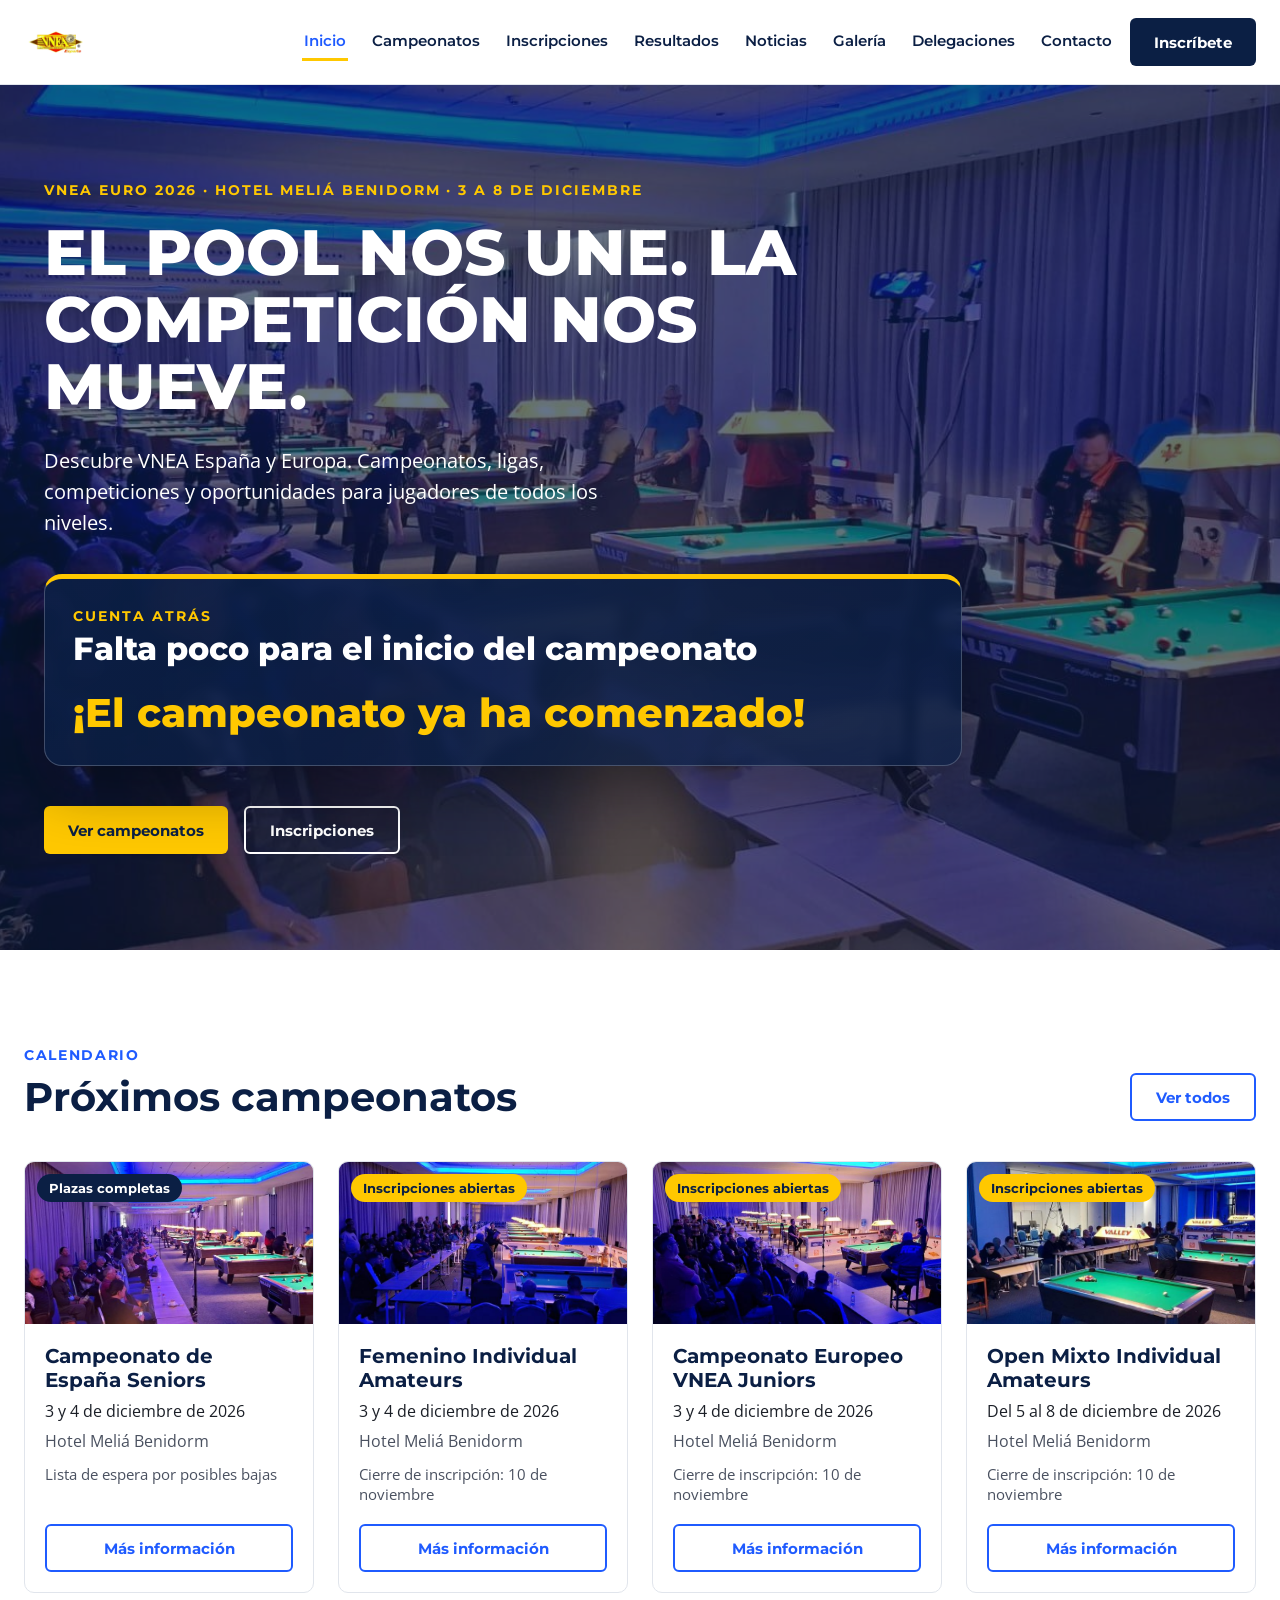
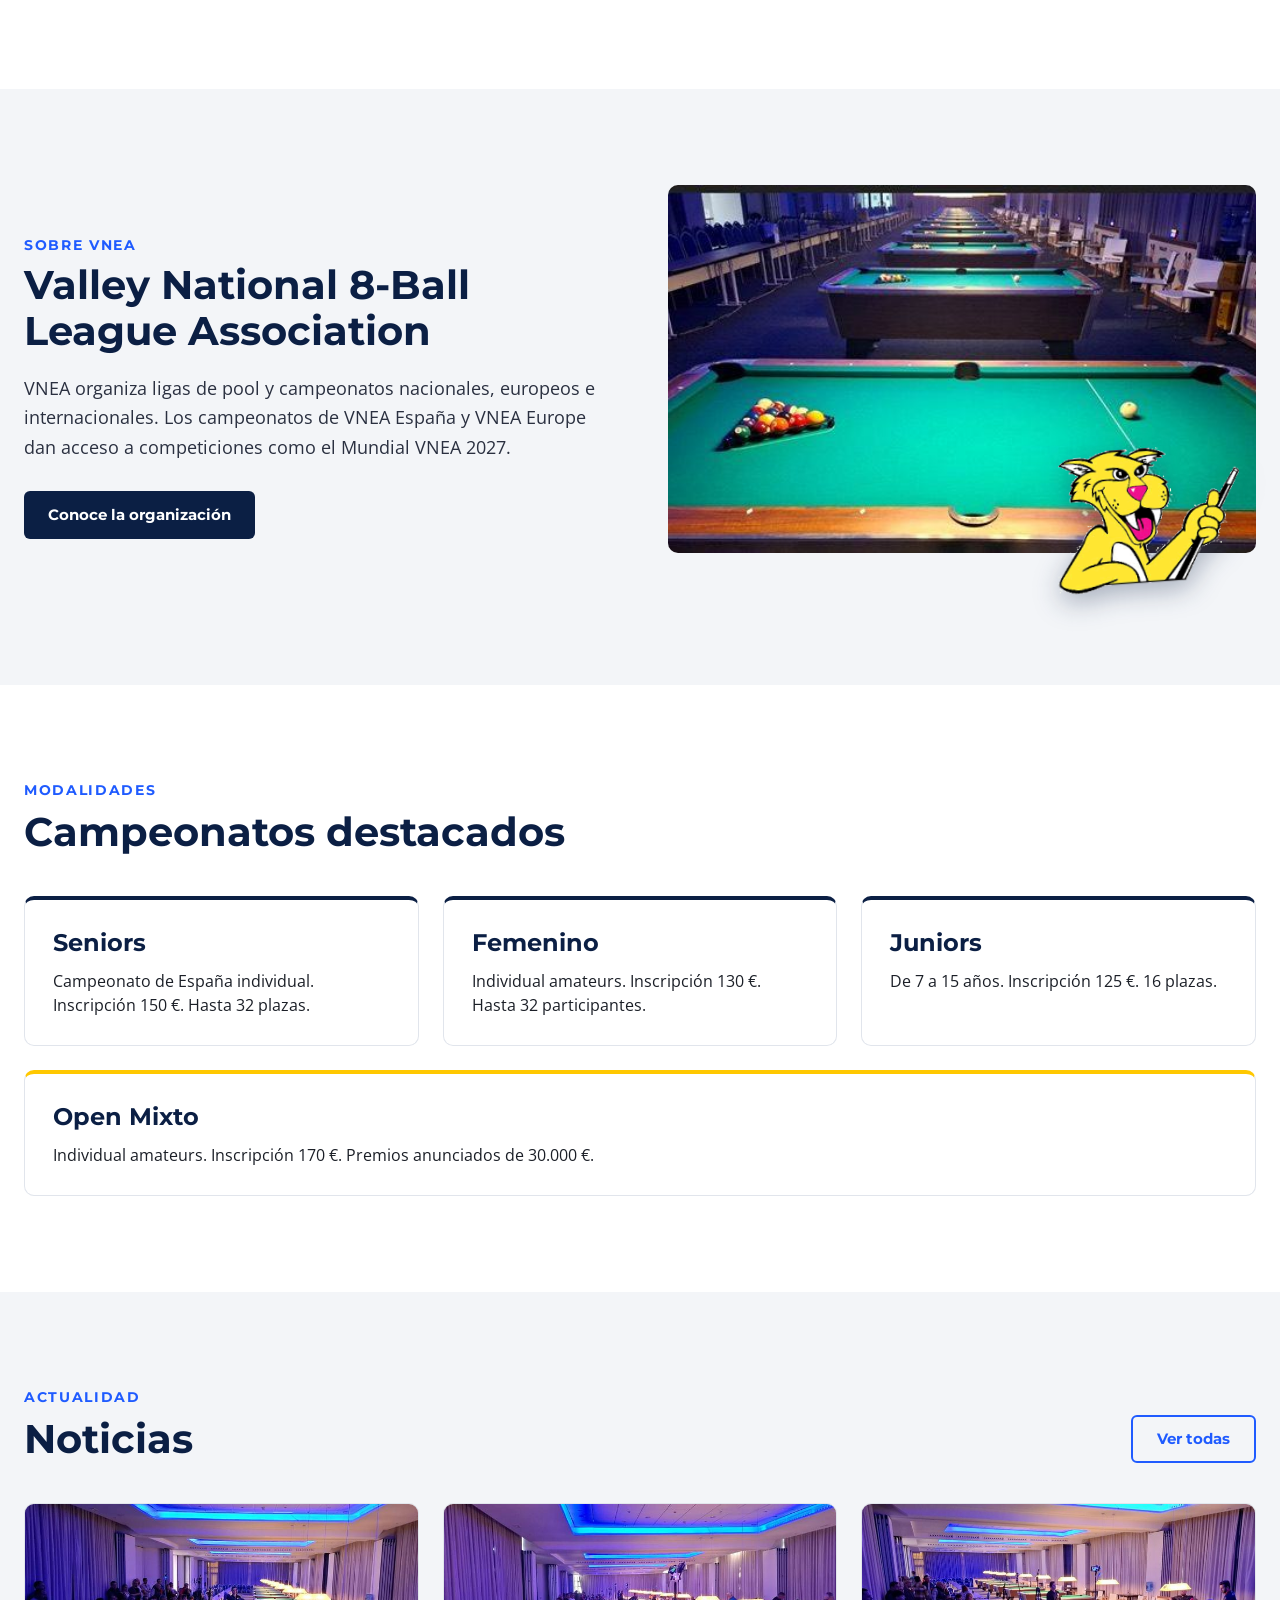
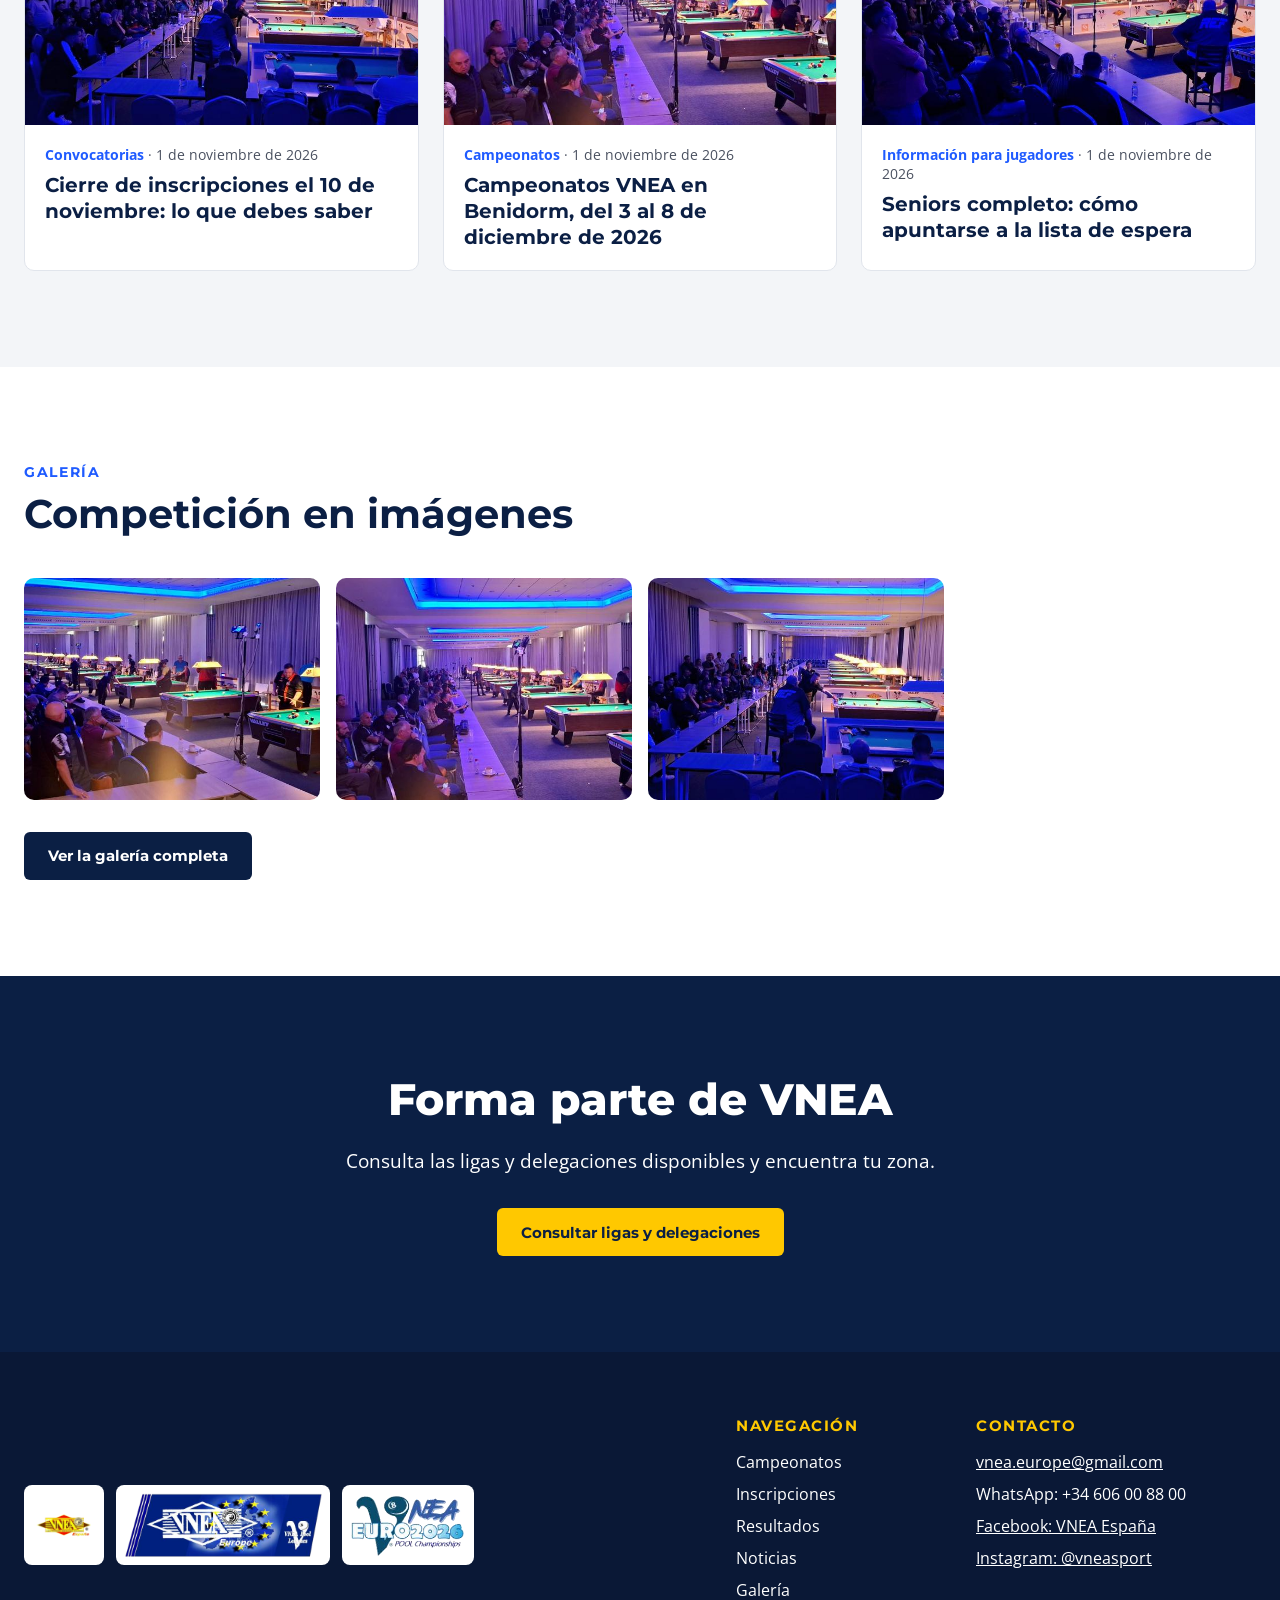
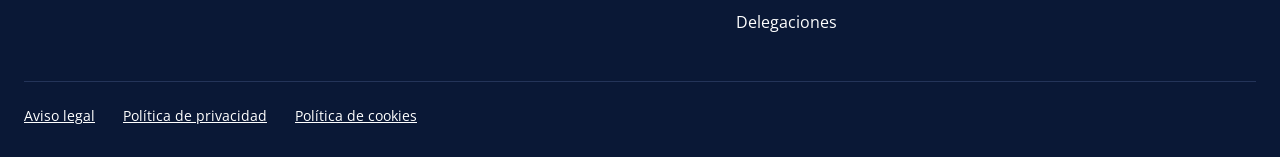
<file: index.html>
<!doctype html>
<html lang="es">
<head>
<meta charset="utf-8">
<meta name="viewport" content="width=device-width,initial-scale=1">
<title>VNEA España y Europe: inicio</title>

<link rel="preconnect" href="https://fonts.googleapis.com">
<link rel="stylesheet" href="https://fonts.googleapis.com/css2?family=Montserrat:wght@600;700;800&family=Open+Sans:wght@400;600&display=swap">
<style>
body{margin:0;font-family:'Open Sans',system-ui,sans-serif;color:#1B1F27;background:#fff}
a{color:#1F5BFF}a:hover{color:#0B1F44}
.nav a{color:#0B1F44;text-decoration:none;font-family:'Montserrat',sans-serif;font-weight:600;font-size:15px}
.nav a:hover{color:#1F5BFF}
.btn{display:inline-flex;align-items:center;justify-content:center;min-height:48px;padding:0 24px;border-radius:6px;font-family:'Montserrat',sans-serif;font-weight:700;font-size:15px;text-decoration:none;box-sizing:border-box}
.btn-p{background:#0B1F44;color:#fff}.btn-p:hover{background:#1F5BFF;color:#fff}
.btn-o{border:2px solid #1F5BFF;color:#1F5BFF;background:transparent}.btn-o:hover{background:#1F5BFF;color:#fff}
.btn-w{border:2px solid #fff;color:#fff;background:transparent}.btn-w:hover{background:#fff;color:#0B1F44}
.btn-y{background:#FFC800;color:#0B1F44}.btn-y:hover{background:#fff;color:#0B1F44}
.card{background:#fff;border:1px solid #E1E5EC;border-radius:10px;overflow:hidden;display:flex;flex-direction:column;transition:transform .3s}
.card:hover{transform:translateY(-4px)}
.chip{display:inline-block;padding:6px 12px;border-radius:999px;font-family:'Montserrat',sans-serif;font-weight:700;font-size:13px}
.chip-a{background:#FFC800;color:#0B1F44}
.chip-c{background:#0B1F44;color:#fff}
h1,h2,h3{font-family:'Montserrat',sans-serif;margin:0;color:#0B1F44}
@media (prefers-reduced-motion:reduce){.card{transition:none}}
</style>

<style>
@media (max-width:760px){
h1{font-size:34px!important;line-height:1.1!important}
h2{font-size:26px!important}
section,footer{padding-left:16px!important;padding-right:16px!important}
[style*="grid-template-columns"]{grid-template-columns:1fr!important}
[style*="flex-direction:row"]{flex-direction:column!important}
img{max-width:100%}
table{font-size:14px}
th,td{padding:10px!important}
}
html{scroll-behavior:smooth}
</style>
<link rel="preload" as="image" href="img/hero-800.jpg" media="(max-width:760px)">
<link rel="preload" as="image" href="img/hero.jpg" media="(min-width:761px)">
<link rel="stylesheet" href="assets/site.css">
<script defer src="assets/site.js"></script>
</head>
<body>

<a class="skip" href="#contenido">Saltar al contenido</a>
<div style="width:100%;background:#fff">

<header class="site-header">
<div class="site-header__in">
<a class="site-logo" href="index.html" aria-label="VNEA España, inicio"><img src="img/logo-espana.png" alt="VNEA España" width="300" height="300" loading="lazy" decoding="async"></a>
<nav class="nav" id="site-nav" aria-label="Principal">
<a href="index.html" aria-current="page">Inicio</a><a href="campeonatos.html">Campeonatos</a><a href="inscripciones.html">Inscripciones</a><a href="resultados.html">Resultados</a><a href="noticias.html">Noticias</a><a href="galeria.html">Galería</a><a href="delegaciones.html">Delegaciones</a><a href="contacto.html">Contacto</a><a class="nav-cta" href="inscripciones.html">Inscríbete</a>
</nav>
<a class="btn btn-p site-cta" href="inscripciones.html">Inscríbete</a>
<button type="button" class="nav-toggle" aria-label="Abrir menú" aria-expanded="false" aria-controls="site-nav"><span></span><span></span><span></span></button>
</div>
</header>
<div class="nav-backdrop" aria-hidden="true"></div>

<section id="contenido" style="position:relative;min-height:640px;display:flex;align-items:center;background:#0B1F44 url(img/hero.jpg) center/cover no-repeat">
<div style="position:absolute;inset:0;background:rgba(11,31,68,.62)"></div>
<div style="position:relative;max-width:1240px;margin:0 auto;padding:96px 24px;width:100%;box-sizing:border-box">
<p style="margin:0 0 20px;font-family:'Montserrat',sans-serif;font-weight:700;font-size:14px;letter-spacing:.14em;color:#FFC800">VNEA EURO 2026 · HOTEL MELIÁ BENIDORM · 3 A 8 DE DICIEMBRE</p>
<h1 style="color:#fff;font-weight:800;font-size:64px;line-height:1.05;max-width:820px;text-transform:uppercase">El pool nos une. La competición nos mueve.</h1>
<p style="margin:24px 0 36px;max-width:620px;font-size:20px;line-height:1.55;color:#fff">Descubre VNEA España y Europa. Campeonatos, ligas, competiciones y oportunidades para jugadores de todos los niveles.</p>
<div class="cd" data-countdown="2026-12-03T00:00:00+01:00" role="timer" aria-label="Cuenta atrás hasta el comienzo del campeonato, el 3 de diciembre de 2026">
<p class="cd__kicker">CUENTA ATRÁS</p>
<h2 class="cd__title" style="color:#fff">Falta poco para el inicio del campeonato</h2>
<div class="cd__grid">
<div class="cd__box"><span class="cd__num" data-u="d">0</span><span class="cd__lbl">DÍAS</span></div>
<div class="cd__box"><span class="cd__num" data-u="h">00</span><span class="cd__lbl">HORAS</span></div>
<div class="cd__box"><span class="cd__num" data-u="m">00</span><span class="cd__lbl">MINUTOS</span></div>
<div class="cd__box cd__box--s"><span class="cd__num" data-u="s">00</span><span class="cd__lbl">SEGUNDOS</span></div>
</div>
<p class="cd__end" hidden>¡El campeonato ya ha comenzado!</p>
<p class="cd__date">3 de diciembre de 2026 · Hotel Meliá Benidorm</p>
</div>
<div style="display:flex;flex-wrap:wrap;gap:16px">
<a class="btn btn-y" href="campeonatos.html">Ver campeonatos</a>
<a class="btn btn-w" href="inscripciones.html">Inscripciones</a>
</div>
</div>
</section>

<section style="padding:96px 24px">
<div style="max-width:1240px;margin:0 auto">
<div style="display:flex;flex-wrap:wrap;justify-content:space-between;align-items:flex-end;gap:16px;margin-bottom:40px">
<div>
<p style="margin:0 0 8px;font-family:'Montserrat',sans-serif;font-weight:700;font-size:14px;letter-spacing:.12em;color:#1F5BFF">CALENDARIO</p>
<h2 style="font-size:40px;font-weight:700">Próximos campeonatos</h2>
</div>
<a class="btn btn-o" href="campeonatos.html">Ver todos</a>
</div>
<div style="display:flex;flex-wrap:wrap;gap:24px">

<article class="card" style="flex:1 1 260px">
<div style="position:relative"><img src="img/sala2.jpg" alt="Sala de competición con mesas Valley" style="width:100%;aspect-ratio:16/9;object-fit:cover;display:block" width="1400" height="671" loading="lazy" decoding="async" srcset="img/sala2-800.jpg 800w, img/sala2.jpg 1400w" sizes="(max-width:760px) 100vw, 50vw"><span class="chip chip-c" style="position:absolute;top:12px;left:12px">Plazas completas</span></div>
<div style="padding:20px;display:flex;flex-direction:column;gap:8px;flex:1">
<h3 style="font-size:20px;font-weight:700">Campeonato de España Seniors</h3>
<p style="margin:0;font-size:16px">3 y 4 de diciembre de 2026</p>
<p style="margin:0;font-size:16px;color:#4A5160">Hotel Meliá Benidorm</p>
<p style="margin:4px 0 12px;font-size:15px;color:#4A5160">Lista de espera por posibles bajas</p>
<a class="btn btn-o" style="margin-top:auto" href="campeonato.html">Más información</a>
</div>
</article>

<article class="card" style="flex:1 1 260px">
<div style="position:relative"><img src="img/sala3.jpg" alt="Sala de competición con público" style="width:100%;aspect-ratio:16/9;object-fit:cover;display:block" width="1400" height="707" loading="lazy" decoding="async" srcset="img/sala3-800.jpg 800w, img/sala3.jpg 1400w" sizes="(max-width:760px) 100vw, 50vw"><span class="chip chip-a" style="position:absolute;top:12px;left:12px">Inscripciones abiertas</span></div>
<div style="padding:20px;display:flex;flex-direction:column;gap:8px;flex:1">
<h3 style="font-size:20px;font-weight:700">Femenino Individual Amateurs</h3>
<p style="margin:0;font-size:16px">3 y 4 de diciembre de 2026</p>
<p style="margin:0;font-size:16px;color:#4A5160">Hotel Meliá Benidorm</p>
<p style="margin:4px 0 12px;font-size:15px;color:#4A5160">Cierre de inscripción: 10 de noviembre</p>
<a class="btn btn-o" style="margin-top:auto" href="campeonato.html">Más información</a>
</div>
</article>

<article class="card" style="flex:1 1 260px">
<div style="position:relative"><img src="img/sala4.jpg" alt="Vista de la sala del campeonato" style="width:100%;aspect-ratio:16/9;object-fit:cover;display:block" width="1400" height="770" loading="lazy" decoding="async" srcset="img/sala4-800.jpg 800w, img/sala4.jpg 1400w" sizes="(max-width:760px) 100vw, 50vw"><span class="chip chip-a" style="position:absolute;top:12px;left:12px">Inscripciones abiertas</span></div>
<div style="padding:20px;display:flex;flex-direction:column;gap:8px;flex:1">
<h3 style="font-size:20px;font-weight:700">Campeonato Europeo VNEA Juniors</h3>
<p style="margin:0;font-size:16px">3 y 4 de diciembre de 2026</p>
<p style="margin:0;font-size:16px;color:#4A5160">Hotel Meliá Benidorm</p>
<p style="margin:4px 0 12px;font-size:15px;color:#4A5160">Cierre de inscripción: 10 de noviembre</p>
<a class="btn btn-o" style="margin-top:auto" href="campeonato.html">Más información</a>
</div>
</article>

<article class="card" style="flex:1 1 260px">
<div style="position:relative"><img src="img/sala5.jpg" alt="Mesas de juego del Open Mixto" style="width:100%;aspect-ratio:16/9;object-fit:cover;display:block" width="1400" height="619" loading="lazy" decoding="async" srcset="img/sala5-800.jpg 800w, img/sala5.jpg 1400w" sizes="(max-width:760px) 100vw, 50vw"><span class="chip chip-a" style="position:absolute;top:12px;left:12px">Inscripciones abiertas</span></div>
<div style="padding:20px;display:flex;flex-direction:column;gap:8px;flex:1">
<h3 style="font-size:20px;font-weight:700">Open Mixto Individual Amateurs</h3>
<p style="margin:0;font-size:16px">Del 5 al 8 de diciembre de 2026</p>
<p style="margin:0;font-size:16px;color:#4A5160">Hotel Meliá Benidorm</p>
<p style="margin:4px 0 12px;font-size:15px;color:#4A5160">Cierre de inscripción: 10 de noviembre</p>
<a class="btn btn-o" style="margin-top:auto" href="campeonato.html">Más información</a>
</div>
</article>

</div>
</div>
</section>

<section style="padding:96px 24px;background:#F3F5F8">
<div style="max-width:1240px;margin:0 auto;display:flex;flex-wrap:wrap;gap:56px;align-items:center">
<div style="flex:1 1 440px">
<p style="margin:0 0 8px;font-family:'Montserrat',sans-serif;font-weight:700;font-size:14px;letter-spacing:.12em;color:#1F5BFF">SOBRE VNEA</p>
<h2 style="font-size:40px;font-weight:700;line-height:1.15">Valley National 8-Ball League Association</h2>
<p style="margin:20px 0 28px;font-size:18px;line-height:1.65;color:#2A3040">VNEA organiza ligas de pool y campeonatos nacionales, europeos e internacionales. Los campeonatos de VNEA España y VNEA Europe dan acceso a competiciones como el Mundial VNEA 2027.</p>
<a class="btn btn-p" href="index.html">Conoce la organización</a>
</div>
<div class="about-media" style="flex:1 1 440px">
<img class="about-mascot" src="img/charlie.png" alt="Charlie, la mascota de VNEA: un gato montés amarillo con un taco de billar" width="281" height="211" loading="lazy" decoding="async">
<img src="img/mesas.jpg" alt="Mesa de pool con las bolas colocadas y sala del campeonato al fondo" style="width:100%;border-radius:10px;display:block;aspect-ratio:16/10;object-fit:cover" width="634" height="316" loading="lazy" decoding="async">
</div>
</div>
</section>

<section style="padding:96px 24px">
<div style="max-width:1240px;margin:0 auto">
<p style="margin:0 0 8px;font-family:'Montserrat',sans-serif;font-weight:700;font-size:14px;letter-spacing:.12em;color:#1F5BFF">MODALIDADES</p>
<h2 style="font-size:40px;font-weight:700;margin-bottom:40px">Campeonatos destacados</h2>
<div style="display:flex;flex-wrap:wrap;gap:24px">
<a href="campeonato.html" class="card" style="flex:1 1 260px;padding:28px;text-decoration:none;color:#1B1F27;border-top:4px solid #0B1F44">
<h3 style="font-size:24px">Seniors</h3>
<p style="margin:12px 0 0;font-size:16px;line-height:1.5">Campeonato de España individual. Inscripción 150 €. Hasta 32 plazas.</p>
</a>
<a href="campeonato.html" class="card" style="flex:1 1 260px;padding:28px;text-decoration:none;color:#1B1F27;border-top:4px solid #0B1F44">
<h3 style="font-size:24px">Femenino</h3>
<p style="margin:12px 0 0;font-size:16px;line-height:1.5">Individual amateurs. Inscripción 130 €. Hasta 32 participantes.</p>
</a>
<a href="campeonato.html" class="card" style="flex:1 1 260px;padding:28px;text-decoration:none;color:#1B1F27;border-top:4px solid #0B1F44">
<h3 style="font-size:24px">Juniors</h3>
<p style="margin:12px 0 0;font-size:16px;line-height:1.5">De 7 a 15 años. Inscripción 125 €. 16 plazas.</p>
</a>
<a href="campeonato.html" class="card" style="flex:1 1 260px;padding:28px;text-decoration:none;color:#1B1F27;border-top:4px solid #FFC800">
<h3 style="font-size:24px">Open Mixto</h3>
<p style="margin:12px 0 0;font-size:16px;line-height:1.5">Individual amateurs. Inscripción 170 €. Premios anunciados de 30.000 €.</p>
</a>
</div>
</div>
</section>

<section style="padding:96px 24px;background:#F3F5F8">
<div style="max-width:1240px;margin:0 auto">
<div style="display:flex;flex-wrap:wrap;justify-content:space-between;align-items:flex-end;gap:16px;margin-bottom:40px">
<div>
<p style="margin:0 0 8px;font-family:'Montserrat',sans-serif;font-weight:700;font-size:14px;letter-spacing:.12em;color:#1F5BFF">ACTUALIDAD</p>
<h2 style="font-size:40px;font-weight:700">Noticias</h2>
</div>
<a class="btn btn-o" href="noticias.html">Ver todas</a>
</div>
<div style="display:flex;flex-wrap:wrap;gap:24px">
<article class="card" style="flex:1 1 300px">
<img src="img/sala3.jpg" alt="" style="width:100%;aspect-ratio:16/9;object-fit:cover;display:block" width="1400" height="707" loading="lazy" decoding="async" srcset="img/sala3-800.jpg 800w, img/sala3.jpg 1400w" sizes="(max-width:760px) 100vw, 50vw">
<div style="padding:20px">
<p style="margin:0 0 8px;font-size:14px;color:#4A5160"><strong style="color:#1F5BFF">Convocatorias</strong> · 1 de noviembre de 2026</p>
<h3 style="font-size:20px;line-height:1.3">Cierre de inscripciones el 10 de noviembre: lo que debes saber</h3>
</div>
</article>
<article class="card" style="flex:1 1 300px">
<img src="img/sala2.jpg" alt="" style="width:100%;aspect-ratio:16/9;object-fit:cover;display:block" width="1400" height="671" loading="lazy" decoding="async" srcset="img/sala2-800.jpg 800w, img/sala2.jpg 1400w" sizes="(max-width:760px) 100vw, 50vw">
<div style="padding:20px">
<p style="margin:0 0 8px;font-size:14px;color:#4A5160"><strong style="color:#1F5BFF">Campeonatos</strong> · 1 de noviembre de 2026</p>
<h3 style="font-size:20px;line-height:1.3">Campeonatos VNEA en Benidorm, del 3 al 8 de diciembre de 2026</h3>
</div>
</article>
<article class="card" style="flex:1 1 300px">
<img src="img/sala4.jpg" alt="" style="width:100%;aspect-ratio:16/9;object-fit:cover;display:block" width="1400" height="770" loading="lazy" decoding="async" srcset="img/sala4-800.jpg 800w, img/sala4.jpg 1400w" sizes="(max-width:760px) 100vw, 50vw">
<div style="padding:20px">
<p style="margin:0 0 8px;font-size:14px;color:#4A5160"><strong style="color:#1F5BFF">Información para jugadores</strong> · 1 de noviembre de 2026</p>
<h3 style="font-size:20px;line-height:1.3">Seniors completo: cómo apuntarse a la lista de espera</h3>
</div>
</article>
</div>
</div>
</section>

<section style="padding:96px 24px">
<div style="max-width:1240px;margin:0 auto">
<p style="margin:0 0 8px;font-family:'Montserrat',sans-serif;font-weight:700;font-size:14px;letter-spacing:.12em;color:#1F5BFF">GALERÍA</p>
<h2 style="font-size:40px;font-weight:700;margin-bottom:40px">Competición en imágenes</h2>
<ul class="gal-grid">
<li class="gal-item"><a class="gal-btn gal-link" href="galeria.html" aria-label="Ver la galería completa: Sala del campeonato con las mesas en fila"><img src="img/hero-800.jpg" alt="Sala del campeonato con las mesas en fila" width="800" height="409" loading="lazy" decoding="async"></a></li>
<li class="gal-item"><a class="gal-btn gal-link" href="galeria.html" aria-label="Ver la galería completa: Público y mesas en el campeonato"><img src="img/sala2-800.jpg" alt="Público y mesas en el campeonato" width="800" height="383" loading="lazy" decoding="async"></a></li>
<li class="gal-item"><a class="gal-btn gal-link" href="galeria.html" aria-label="Ver la galería completa: Partida en la sala del hotel"><img src="img/sala3-800.jpg" alt="Partida en la sala del hotel" width="800" height="404" loading="lazy" decoding="async"></a></li>
</ul>
<p style="margin:32px 0 0"><a class="btn btn-p" href="galeria.html">Ver la galería completa</a></p>
</div>
</section>

<section style="padding:96px 24px;background:#0B1F44;text-align:center">
<div style="max-width:760px;margin:0 auto">
<h2 style="color:#fff;font-size:44px;font-weight:800">Forma parte de VNEA</h2>
<p style="margin:20px 0 32px;font-size:19px;line-height:1.6;color:#fff">Consulta las ligas y delegaciones disponibles y encuentra tu zona.</p>
<a class="btn btn-y" href="delegaciones.html">Consultar ligas y delegaciones</a>
</div>
</section>

<footer style="background:#0A1836;color:#fff;padding:64px 24px 32px">
<div style="max-width:1240px;margin:0 auto">
<div style="display:flex;flex-wrap:wrap;gap:40px;justify-content:space-between">
<div style="flex:1 1 300px;display:flex;flex-wrap:wrap;gap:12px;align-items:center">
<div style="background:#fff;border-radius:8px;padding:8px"><img src="img/logo-espana.png" alt="VNEA España" style="height:64px;display:block" width="300" height="300" loading="lazy" decoding="async"></div>
<div style="background:#fff;border-radius:8px;padding:8px"><img src="img/logo-europe.png" alt="VNEA Europe" style="height:64px;display:block" width="525" height="170" loading="lazy" decoding="async"></div>
<div style="background:#fff;border-radius:8px;padding:8px"><img src="img/logo-euro2026.png" alt="VNEA EURO 2026" style="height:64px;display:block" width="223" height="123" loading="lazy" decoding="async"></div>
</div>
<div style="flex:0 1 200px">
<h3 style="color:#FFC800;font-size:15px;letter-spacing:.1em;margin-bottom:16px">NAVEGACIÓN</h3>
<div style="display:flex;flex-direction:column;gap:10px;font-size:16px">
<a href="campeonatos.html" style="color:#fff;text-decoration:none">Campeonatos</a>
<a href="inscripciones.html" style="color:#fff;text-decoration:none">Inscripciones</a>
<a href="resultados.html" style="color:#fff;text-decoration:none">Resultados</a>
<a href="noticias.html" style="color:#fff;text-decoration:none">Noticias</a>
<a href="galeria.html" style="color:#fff;text-decoration:none">Galería</a>
<a href="delegaciones.html" style="color:#fff;text-decoration:none">Delegaciones</a>
</div>
</div>
<div style="flex:0 1 280px">
<h3 style="color:#FFC800;font-size:15px;letter-spacing:.1em;margin-bottom:16px">CONTACTO</h3>
<div style="display:flex;flex-direction:column;gap:10px;font-size:16px">
<a href="mailto:vnea.europe@gmail.com" style="color:#fff">vnea.europe@gmail.com</a>
<span>WhatsApp: +34 606 00 88 00</span>
<a href="https://www.facebook.com/vnea.espana/" style="color:#fff">Facebook: VNEA España</a>
<a href="https://www.instagram.com/vneasport/" style="color:#fff">Instagram: @vneasport</a>
</div>
</div>
</div>
<div style="margin-top:48px;padding-top:24px;border-top:1px solid #243459;display:flex;flex-wrap:wrap;gap:12px 28px;font-size:14px">
<a href="index.html" style="color:#fff">Aviso legal</a>
<a href="index.html" style="color:#fff">Política de privacidad</a>
<a href="index.html" style="color:#fff">Política de cookies</a>
</div>
</div>
</footer>

</div>

</body>
</html>
</file>
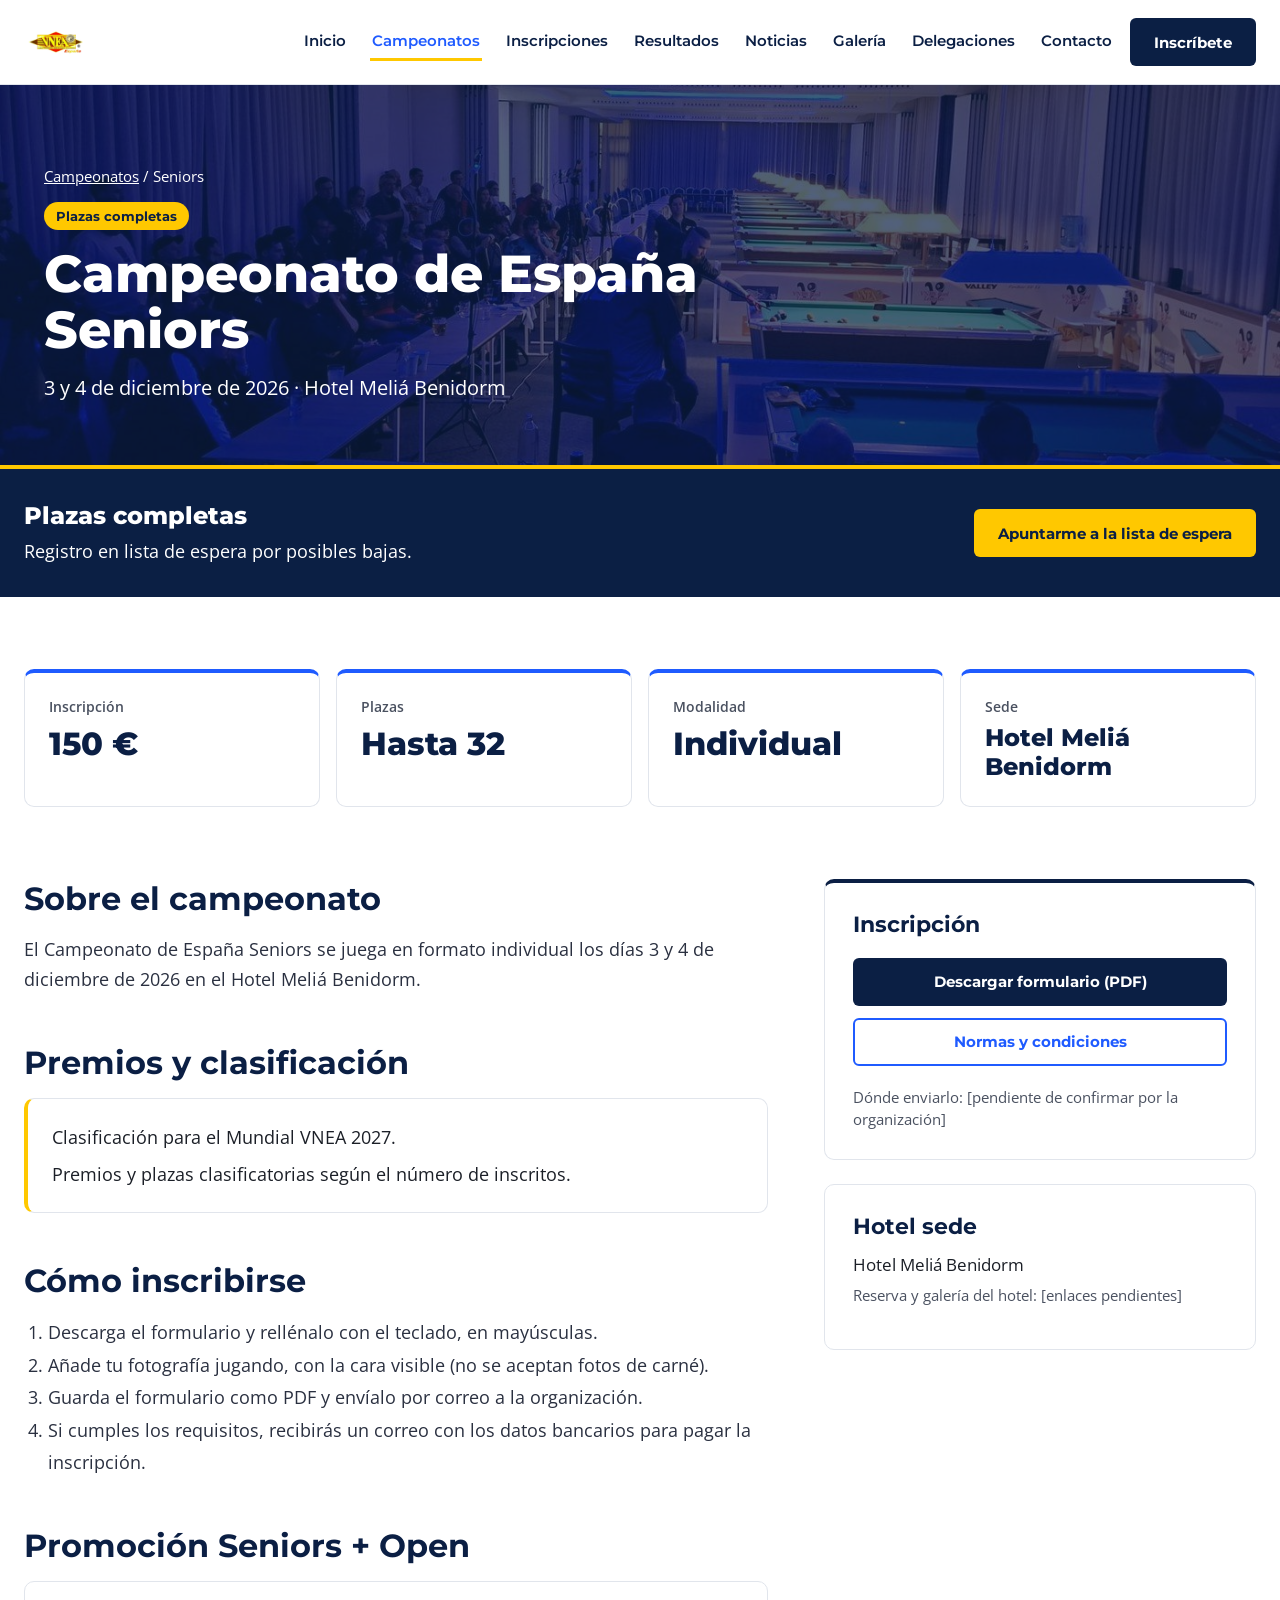
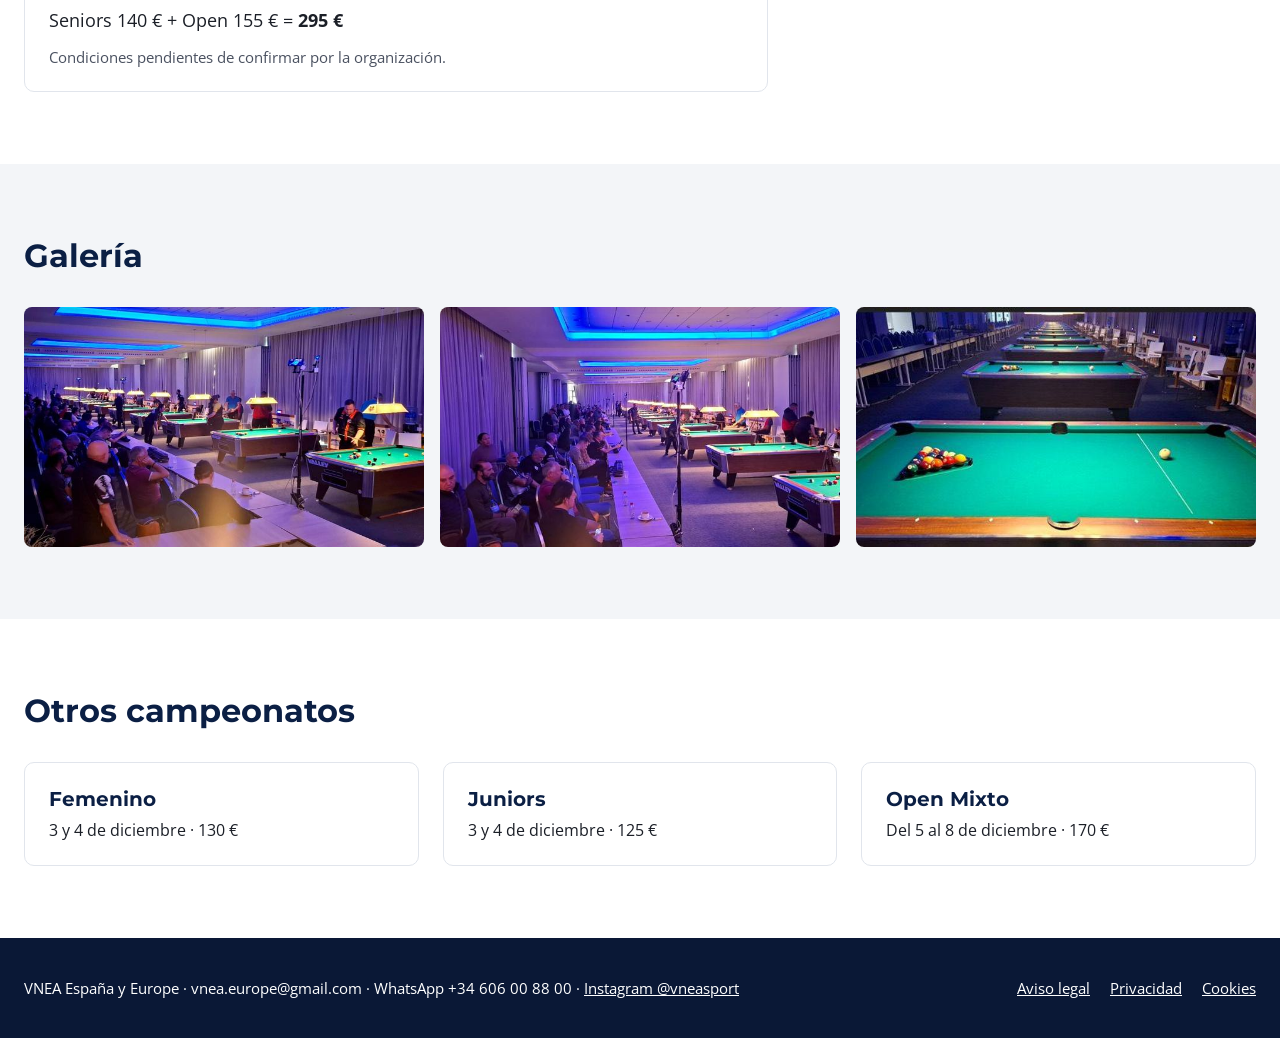
<file: campeonato.html>
<!doctype html>
<html lang="es">
<head>
<meta charset="utf-8">
<meta name="viewport" content="width=device-width,initial-scale=1">
<title>Campeonato de España Seniors de pool</title>

<link rel="preconnect" href="https://fonts.googleapis.com">
<link rel="stylesheet" href="https://fonts.googleapis.com/css2?family=Montserrat:wght@600;700;800&family=Open+Sans:wght@400;600&display=swap">
<style>
body{margin:0;font-family:'Open Sans',system-ui,sans-serif;color:#1B1F27;background:#fff}
a{color:#1F5BFF}a:hover{color:#0B1F44}
.nav a{color:#0B1F44;text-decoration:none;font-family:'Montserrat',sans-serif;font-weight:600;font-size:15px}
.nav a:hover{color:#1F5BFF}
.btn{display:inline-flex;align-items:center;justify-content:center;min-height:48px;padding:0 24px;border-radius:6px;font-family:'Montserrat',sans-serif;font-weight:700;font-size:15px;text-decoration:none;box-sizing:border-box}
.btn-p{background:#0B1F44;color:#fff}.btn-p:hover{background:#1F5BFF;color:#fff}
.btn-o{border:2px solid #1F5BFF;color:#1F5BFF;background:transparent}.btn-o:hover{background:#1F5BFF;color:#fff}
.btn-y{background:#FFC800;color:#0B1F44}.btn-y:hover{background:#fff;color:#0B1F44}
.card{background:#fff;border:1px solid #E1E5EC;border-radius:10px;overflow:hidden}
.chip{display:inline-block;padding:6px 12px;border-radius:999px;font-family:'Montserrat',sans-serif;font-weight:700;font-size:13px}
.chip-c{background:#0B1F44;color:#fff}
h1,h2,h3{font-family:'Montserrat',sans-serif;margin:0;color:#0B1F44}
</style>

<style>
@media (max-width:760px){
h1{font-size:34px!important;line-height:1.1!important}
h2{font-size:26px!important}
section,footer{padding-left:16px!important;padding-right:16px!important}
[style*="grid-template-columns"]{grid-template-columns:1fr!important}
[style*="flex-direction:row"]{flex-direction:column!important}
img{max-width:100%}
table{font-size:14px}
th,td{padding:10px!important}
}
html{scroll-behavior:smooth}
</style>
<link rel="preload" as="image" href="img/sala3-800.jpg" media="(max-width:760px)">
<link rel="preload" as="image" href="img/sala3.jpg" media="(min-width:761px)">
<link rel="stylesheet" href="assets/site.css">
<script defer src="assets/site.js"></script>
</head>
<body>

<a class="skip" href="#contenido">Saltar al contenido</a>
<div style="width:100%;background:#fff">

<header class="site-header">
<div class="site-header__in">
<a class="site-logo" href="index.html" aria-label="VNEA España, inicio"><img src="img/logo-espana.png" alt="VNEA España" width="300" height="300" loading="lazy" decoding="async"></a>
<nav class="nav" id="site-nav" aria-label="Principal">
<a href="index.html">Inicio</a><a href="campeonatos.html" aria-current="page">Campeonatos</a><a href="inscripciones.html">Inscripciones</a><a href="resultados.html">Resultados</a><a href="noticias.html">Noticias</a><a href="galeria.html">Galería</a><a href="delegaciones.html">Delegaciones</a><a href="contacto.html">Contacto</a><a class="nav-cta" href="inscripciones.html">Inscríbete</a>
</nav>
<a class="btn btn-p site-cta" href="inscripciones.html">Inscríbete</a>
<button type="button" class="nav-toggle" aria-label="Abrir menú" aria-expanded="false" aria-controls="site-nav"><span></span><span></span><span></span></button>
</div>
</header>
<div class="nav-backdrop" aria-hidden="true"></div>

<section id="contenido" style="position:relative;min-height:380px;display:flex;align-items:flex-end;background:#0B1F44 url(img/sala3.jpg) center/cover no-repeat">
<div style="position:absolute;inset:0;background:rgba(11,31,68,.7)"></div>
<div style="position:relative;max-width:1240px;margin:0 auto;padding:64px 24px;width:100%;box-sizing:border-box">
<p style="margin:0 0 16px;font-size:15px;color:#fff"><a href="campeonatos.html" style="color:#fff">Campeonatos</a> / Seniors</p>
<span class="chip" style="background:#FFC800;color:#0B1F44;margin-bottom:16px">Plazas completas</span>
<h1 style="color:#fff;font-weight:800;font-size:52px;line-height:1.08;max-width:820px">Campeonato de España Seniors</h1>
<p style="margin:16px 0 0;font-size:20px;color:#fff">3 y 4 de diciembre de 2026 · Hotel Meliá Benidorm</p>
</div>
</section>

<section style="background:#0B1F44;border-top:4px solid #FFC800">
<div style="max-width:1240px;margin:0 auto;padding:32px 24px;display:flex;flex-wrap:wrap;gap:24px;align-items:center;justify-content:space-between">
<div style="flex:1 1 520px">
<h2 style="color:#fff;font-size:24px;font-weight:800">Plazas completas</h2>
<p style="margin:8px 0 0;font-size:18px;line-height:1.5;color:#fff">Registro en lista de espera por posibles bajas.</p>
</div>
<a class="btn btn-y" href="inscripciones.html">Apuntarme a la lista de espera</a>
</div>
</section>

<section style="padding:72px 24px 24px">
<div style="max-width:1240px;margin:0 auto;display:flex;flex-wrap:wrap;gap:16px">
<div class="card" style="flex:1 1 200px;padding:24px;border-top:4px solid #1F5BFF"><p style="margin:0;font-size:14px;color:#4A5160;font-weight:600">Inscripción</p><p style="margin:8px 0 0;font-family:'Montserrat',sans-serif;font-weight:800;font-size:32px;color:#0B1F44">150 €</p></div>
<div class="card" style="flex:1 1 200px;padding:24px;border-top:4px solid #1F5BFF"><p style="margin:0;font-size:14px;color:#4A5160;font-weight:600">Plazas</p><p style="margin:8px 0 0;font-family:'Montserrat',sans-serif;font-weight:800;font-size:32px;color:#0B1F44">Hasta 32</p></div>
<div class="card" style="flex:1 1 200px;padding:24px;border-top:4px solid #1F5BFF"><p style="margin:0;font-size:14px;color:#4A5160;font-weight:600">Modalidad</p><p style="margin:8px 0 0;font-family:'Montserrat',sans-serif;font-weight:800;font-size:32px;color:#0B1F44">Individual</p></div>
<div class="card" style="flex:1 1 200px;padding:24px;border-top:4px solid #1F5BFF"><p style="margin:0;font-size:14px;color:#4A5160;font-weight:600">Sede</p><p style="margin:8px 0 0;font-family:'Montserrat',sans-serif;font-weight:800;font-size:24px;color:#0B1F44;line-height:1.2">Hotel Meliá Benidorm</p></div>
</div>
</section>

<section style="padding:48px 24px 72px">
<div style="max-width:1240px;margin:0 auto;display:flex;flex-wrap:wrap;gap:56px">
<div style="flex:2 1 520px">
<h2 style="font-size:32px;font-weight:700">Sobre el campeonato</h2>
<p style="margin:16px 0 0;font-size:18px;line-height:1.7;color:#2A3040">El Campeonato de España Seniors se juega en formato individual los días 3 y 4 de diciembre de 2026 en el Hotel Meliá Benidorm.</p>
<h2 style="font-size:32px;font-weight:700;margin-top:48px">Premios y clasificación</h2>
<div class="card" style="margin-top:16px;padding:24px;border-left:4px solid #FFC800">
<p style="margin:0;font-size:18px;line-height:1.6">Clasificación para el Mundial VNEA 2027.</p>
<p style="margin:8px 0 0;font-size:18px;line-height:1.6">Premios y plazas clasificatorias según el número de inscritos.</p>
</div>
<h2 style="font-size:32px;font-weight:700;margin-top:48px">Cómo inscribirse</h2>
<ol style="margin:16px 0 0;padding-left:24px;font-size:18px;line-height:1.8;color:#2A3040">
<li>Descarga el formulario y rellénalo con el teclado, en mayúsculas.</li>
<li>Añade tu fotografía jugando, con la cara visible (no se aceptan fotos de carné).</li>
<li>Guarda el formulario como PDF y envíalo por correo a la organización.</li>
<li>Si cumples los requisitos, recibirás un correo con los datos bancarios para pagar la inscripción.</li>
</ol>
<h2 style="font-size:32px;font-weight:700;margin-top:48px">Promoción Seniors + Open</h2>
<div class="card" style="margin-top:16px;padding:24px">
<p style="margin:0;font-size:18px;line-height:1.6">Seniors 140 € + Open 155 € = <strong>295 €</strong></p>
<p style="margin:12px 0 0;font-size:15px;color:#4A5160">Condiciones pendientes de confirmar por la organización.</p>
</div>
</div>

<aside style="flex:1 1 320px">
<div class="card" style="padding:28px;border-top:4px solid #0B1F44">
<h3 style="font-size:22px">Inscripción</h3>
<div style="display:flex;flex-direction:column;gap:12px;margin-top:20px">
<a class="btn btn-p" href="inscripciones.html">Descargar formulario (PDF)</a>
<a class="btn btn-o" href="inscripciones.html">Normas y condiciones</a>
</div>
<p style="margin:20px 0 0;font-size:15px;line-height:1.5;color:#4A5160">Dónde enviarlo: [pendiente de confirmar por la organización]</p>
</div>
<div class="card" style="padding:28px;margin-top:24px">
<h3 style="font-size:22px">Hotel sede</h3>
<p style="margin:12px 0 0;font-size:17px;line-height:1.5">Hotel Meliá Benidorm</p>
<p style="margin:8px 0 16px;font-size:15px;color:#4A5160">Reserva y galería del hotel: [enlaces pendientes]</p>
</div>
</aside>
</div>
</section>

<section style="padding:72px 24px;background:#F3F5F8">
<div style="max-width:1240px;margin:0 auto">
<h2 style="font-size:32px;font-weight:700;margin-bottom:32px">Galería</h2>
<div style="display:grid;grid-template-columns:repeat(3,minmax(0,1fr));gap:16px">
<img src="img/hero.jpg" alt="Sala del campeonato en Benidorm" style="width:100%;height:240px;object-fit:cover;border-radius:8px;display:block" width="1600" height="817" loading="lazy" decoding="async" srcset="img/hero-800.jpg 800w, img/hero.jpg 1600w" sizes="(max-width:760px) 100vw, 50vw">
<img src="img/sala2.jpg" alt="Mesas Valley y público" style="width:100%;height:240px;object-fit:cover;border-radius:8px;display:block" width="1400" height="671" loading="lazy" decoding="async" srcset="img/sala2-800.jpg 800w, img/sala2.jpg 1400w" sizes="(max-width:760px) 100vw, 50vw">
<img src="img/mesas.jpg" alt="Mesa con las bolas colocadas" style="width:100%;height:240px;object-fit:cover;border-radius:8px;display:block" width="634" height="316" loading="lazy" decoding="async">
</div>
</div>
</section>

<section style="padding:72px 24px">
<div style="max-width:1240px;margin:0 auto">
<h2 style="font-size:32px;font-weight:700;margin-bottom:32px">Otros campeonatos</h2>
<div style="display:flex;flex-wrap:wrap;gap:24px">
<a class="card" href="campeonato.html" style="flex:1 1 240px;padding:24px;text-decoration:none;color:#1B1F27"><h3 style="font-size:20px">Femenino</h3><p style="margin:8px 0 0;font-size:16px">3 y 4 de diciembre · 130 €</p></a>
<a class="card" href="campeonato.html" style="flex:1 1 240px;padding:24px;text-decoration:none;color:#1B1F27"><h3 style="font-size:20px">Juniors</h3><p style="margin:8px 0 0;font-size:16px">3 y 4 de diciembre · 125 €</p></a>
<a class="card" href="campeonato.html" style="flex:1 1 240px;padding:24px;text-decoration:none;color:#1B1F27"><h3 style="font-size:20px">Open Mixto</h3><p style="margin:8px 0 0;font-size:16px">Del 5 al 8 de diciembre · 170 €</p></a>
</div>
</div>
</section>

<footer style="background:#0A1836;color:#fff;padding:40px 24px">
<div style="max-width:1240px;margin:0 auto;display:flex;flex-wrap:wrap;gap:16px 32px;justify-content:space-between;font-size:15px">
<span>VNEA España y Europe · vnea.europe@gmail.com · WhatsApp +34 606 00 88 00 · <a href="https://www.instagram.com/vneasport/" style="color:#fff">Instagram @vneasport</a></span>
<span style="display:flex;gap:20px"><a href="index.html" style="color:#fff">Aviso legal</a><a href="index.html" style="color:#fff">Privacidad</a><a href="index.html" style="color:#fff">Cookies</a></span>
</div>
</footer>

</div>


</body>
</html>
</file>
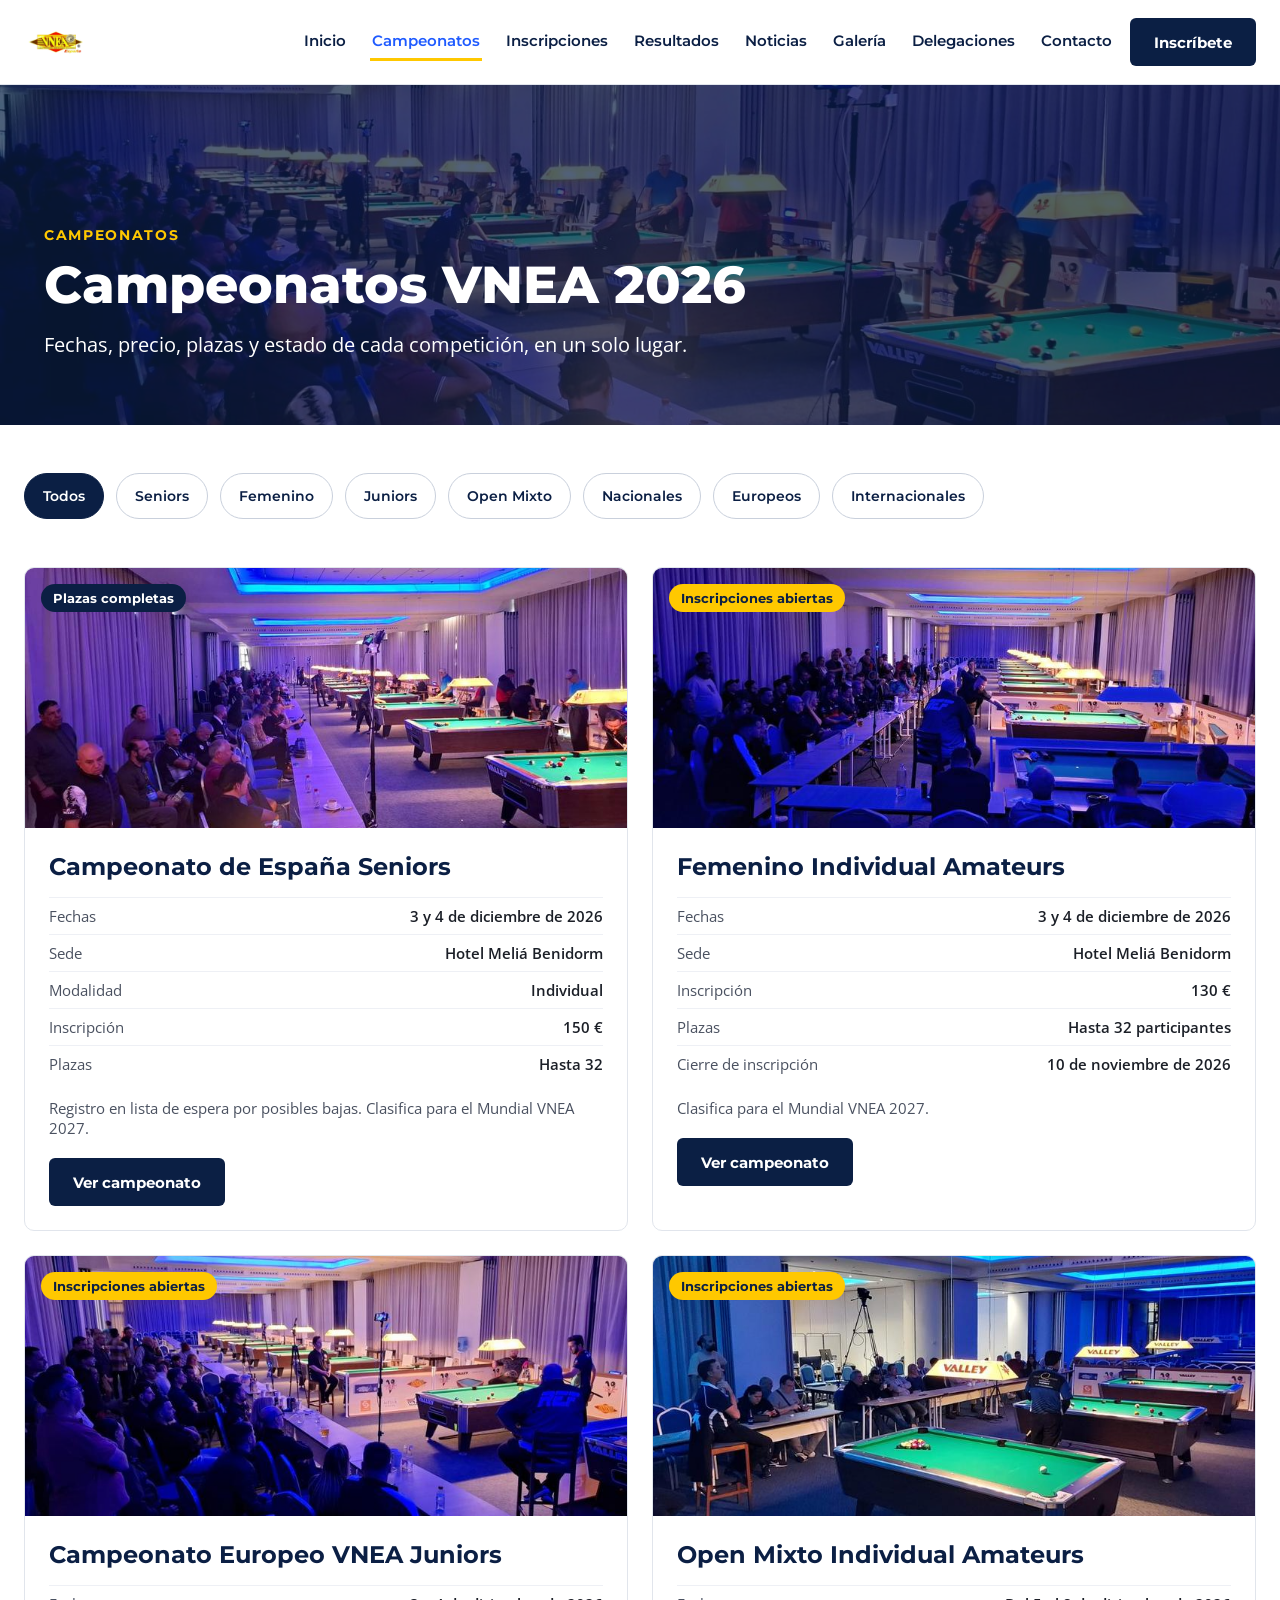
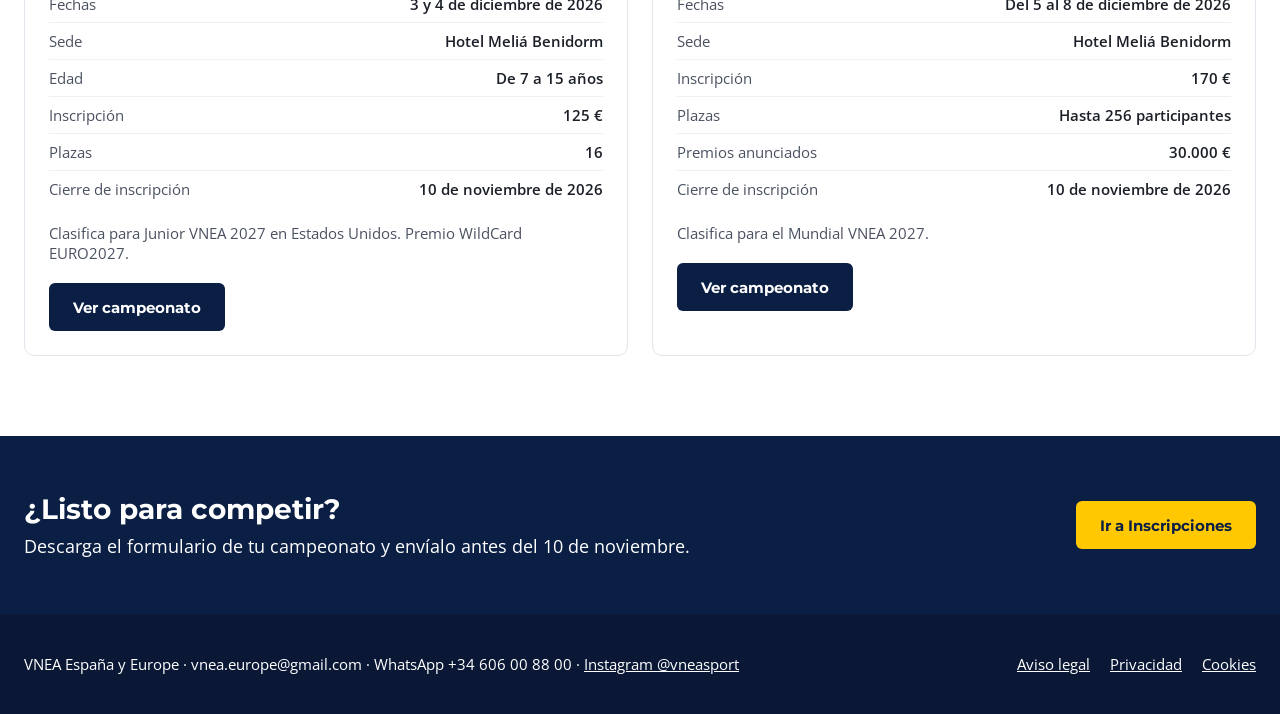
<file: campeonatos.html>
<!doctype html>
<html lang="es">
<head>
<meta charset="utf-8">
<meta name="viewport" content="width=device-width,initial-scale=1">
<title>Campeonatos VNEA 2026</title>

<link rel="preconnect" href="https://fonts.googleapis.com">
<link rel="stylesheet" href="https://fonts.googleapis.com/css2?family=Montserrat:wght@600;700;800&family=Open+Sans:wght@400;600&display=swap">
<style>
body{margin:0;font-family:'Open Sans',system-ui,sans-serif;color:#1B1F27;background:#fff}
a{color:#1F5BFF}a:hover{color:#0B1F44}
.nav a{color:#0B1F44;text-decoration:none;font-family:'Montserrat',sans-serif;font-weight:600;font-size:15px}
.nav a:hover{color:#1F5BFF}
.btn{display:inline-flex;align-items:center;justify-content:center;min-height:48px;padding:0 24px;border-radius:6px;font-family:'Montserrat',sans-serif;font-weight:700;font-size:15px;text-decoration:none;box-sizing:border-box}
.btn-p{background:#0B1F44;color:#fff}.btn-p:hover{background:#1F5BFF;color:#fff}
.btn-o{border:2px solid #1F5BFF;color:#1F5BFF;background:transparent}.btn-o:hover{background:#1F5BFF;color:#fff}
.card{background:#fff;border:1px solid #E1E5EC;border-radius:10px;overflow:hidden;display:flex;flex-direction:column;transition:transform .3s}
.card:hover{transform:translateY(-4px)}
.chip{display:inline-block;padding:6px 12px;border-radius:999px;font-family:'Montserrat',sans-serif;font-weight:700;font-size:13px}
.chip-a{background:#FFC800;color:#0B1F44}
.chip-c{background:#0B1F44;color:#fff}
.filt{display:inline-flex;align-items:center;min-height:44px;padding:0 18px;border-radius:999px;border:1px solid #C9D0DC;background:#fff;color:#0B1F44;font-family:'Montserrat',sans-serif;font-weight:600;font-size:14px;text-decoration:none}
.filt-on{background:#0B1F44;color:#fff;border-color:#0B1F44}
h1,h2,h3{font-family:'Montserrat',sans-serif;margin:0;color:#0B1F44}
.row{display:flex;justify-content:space-between;gap:12px;padding:8px 0;border-top:1px solid #EEF0F5;font-size:15px}
.row span:first-child{color:#4A5160}
.row span:last-child{font-weight:600;text-align:right}
@media (prefers-reduced-motion:reduce){.card{transition:none}}
</style>

<style>
@media (max-width:760px){
h1{font-size:34px!important;line-height:1.1!important}
h2{font-size:26px!important}
section,footer{padding-left:16px!important;padding-right:16px!important}
[style*="grid-template-columns"]{grid-template-columns:1fr!important}
[style*="flex-direction:row"]{flex-direction:column!important}
img{max-width:100%}
table{font-size:14px}
th,td{padding:10px!important}
}
html{scroll-behavior:smooth}
</style>
<link rel="preload" as="image" href="img/hero-800.jpg" media="(max-width:760px)">
<link rel="preload" as="image" href="img/hero.jpg" media="(min-width:761px)">
<link rel="stylesheet" href="assets/site.css">
<script defer src="assets/site.js"></script>
</head>
<body>

<a class="skip" href="#contenido">Saltar al contenido</a>
<div style="width:100%;background:#fff">

<header class="site-header">
<div class="site-header__in">
<a class="site-logo" href="index.html" aria-label="VNEA España, inicio"><img src="img/logo-espana.png" alt="VNEA España" width="300" height="300" loading="lazy" decoding="async"></a>
<nav class="nav" id="site-nav" aria-label="Principal">
<a href="index.html">Inicio</a><a href="campeonatos.html" aria-current="page">Campeonatos</a><a href="inscripciones.html">Inscripciones</a><a href="resultados.html">Resultados</a><a href="noticias.html">Noticias</a><a href="galeria.html">Galería</a><a href="delegaciones.html">Delegaciones</a><a href="contacto.html">Contacto</a><a class="nav-cta" href="inscripciones.html">Inscríbete</a>
</nav>
<a class="btn btn-p site-cta" href="inscripciones.html">Inscríbete</a>
<button type="button" class="nav-toggle" aria-label="Abrir menú" aria-expanded="false" aria-controls="site-nav"><span></span><span></span><span></span></button>
</div>
</header>
<div class="nav-backdrop" aria-hidden="true"></div>

<section id="contenido" style="position:relative;min-height:340px;display:flex;align-items:flex-end;background:#0B1F44 url(img/hero.jpg) center/cover no-repeat">
<div style="position:absolute;inset:0;background:rgba(11,31,68,.7)"></div>
<div style="position:relative;max-width:1240px;margin:0 auto;padding:64px 24px;width:100%;box-sizing:border-box">
<p style="margin:0 0 12px;font-family:'Montserrat',sans-serif;font-weight:700;font-size:14px;letter-spacing:.12em;color:#FFC800">CAMPEONATOS</p>
<h1 style="color:#fff;font-size:52px;font-weight:800;line-height:1.1">Campeonatos VNEA 2026</h1>
<p style="margin:16px 0 0;max-width:680px;font-size:20px;line-height:1.6;color:#fff">Fechas, precio, plazas y estado de cada competición, en un solo lugar.</p>
</div>
</section>

<section style="padding:48px 24px 24px">
<div style="max-width:1240px;margin:0 auto;display:flex;flex-wrap:wrap;gap:12px" role="group" aria-label="Filtrar campeonatos">
<a class="filt filt-on" href="campeonatos.html">Todos</a>
<a class="filt" href="campeonatos.html">Seniors</a>
<a class="filt" href="campeonatos.html">Femenino</a>
<a class="filt" href="campeonatos.html">Juniors</a>
<a class="filt" href="campeonatos.html">Open Mixto</a>
<a class="filt" href="campeonatos.html">Nacionales</a>
<a class="filt" href="campeonatos.html">Europeos</a>
<a class="filt" href="campeonatos.html">Internacionales</a>
</div>
</section>

<section style="padding:24px 24px 80px">
<div style="max-width:1240px;margin:0 auto;display:flex;flex-wrap:wrap;gap:24px">

<article class="card" style="flex:1 1 520px">
<div style="position:relative"><img src="img/sala2.jpg" alt="Sala del campeonato con las mesas Valley" style="width:100%;height:260px;object-fit:cover;display:block" width="1400" height="671" loading="lazy" decoding="async" srcset="img/sala2-800.jpg 800w, img/sala2.jpg 1400w" sizes="(max-width:760px) 100vw, 50vw"><span class="chip chip-c" style="position:absolute;top:16px;left:16px">Plazas completas</span></div>
<div style="padding:24px">
<h2 style="font-size:24px;font-weight:700">Campeonato de España Seniors</h2>
<div style="margin-top:16px">
<div class="row"><span>Fechas</span><span>3 y 4 de diciembre de 2026</span></div>
<div class="row"><span>Sede</span><span>Hotel Meliá Benidorm</span></div>
<div class="row"><span>Modalidad</span><span>Individual</span></div>
<div class="row"><span>Inscripción</span><span>150 €</span></div>
<div class="row"><span>Plazas</span><span>Hasta 32</span></div>
</div>
<p style="margin:16px 0 20px;font-size:15px;color:#4A5160">Registro en lista de espera por posibles bajas. Clasifica para el Mundial VNEA 2027.</p>
<a class="btn btn-p" href="campeonato.html">Ver campeonato</a>
</div>
</article>

<article class="card" style="flex:1 1 520px">
<div style="position:relative"><img src="img/sala3.jpg" alt="Público en la sala del campeonato" style="width:100%;height:260px;object-fit:cover;display:block" width="1400" height="707" loading="lazy" decoding="async" srcset="img/sala3-800.jpg 800w, img/sala3.jpg 1400w" sizes="(max-width:760px) 100vw, 50vw"><span class="chip chip-a" style="position:absolute;top:16px;left:16px">Inscripciones abiertas</span></div>
<div style="padding:24px">
<h2 style="font-size:24px;font-weight:700">Femenino Individual Amateurs</h2>
<div style="margin-top:16px">
<div class="row"><span>Fechas</span><span>3 y 4 de diciembre de 2026</span></div>
<div class="row"><span>Sede</span><span>Hotel Meliá Benidorm</span></div>
<div class="row"><span>Inscripción</span><span>130 €</span></div>
<div class="row"><span>Plazas</span><span>Hasta 32 participantes</span></div>
<div class="row"><span>Cierre de inscripción</span><span>10 de noviembre de 2026</span></div>
</div>
<p style="margin:16px 0 20px;font-size:15px;color:#4A5160">Clasifica para el Mundial VNEA 2027.</p>
<a class="btn btn-p" href="campeonato.html">Ver campeonato</a>
</div>
</article>

<article class="card" style="flex:1 1 520px">
<div style="position:relative"><img src="img/sala4.jpg" alt="Vista de la sala desde las gradas" style="width:100%;height:260px;object-fit:cover;display:block" width="1400" height="770" loading="lazy" decoding="async" srcset="img/sala4-800.jpg 800w, img/sala4.jpg 1400w" sizes="(max-width:760px) 100vw, 50vw"><span class="chip chip-a" style="position:absolute;top:16px;left:16px">Inscripciones abiertas</span></div>
<div style="padding:24px">
<h2 style="font-size:24px;font-weight:700">Campeonato Europeo VNEA Juniors</h2>
<div style="margin-top:16px">
<div class="row"><span>Fechas</span><span>3 y 4 de diciembre de 2026</span></div>
<div class="row"><span>Sede</span><span>Hotel Meliá Benidorm</span></div>
<div class="row"><span>Edad</span><span>De 7 a 15 años</span></div>
<div class="row"><span>Inscripción</span><span>125 €</span></div>
<div class="row"><span>Plazas</span><span>16</span></div>
<div class="row"><span>Cierre de inscripción</span><span>10 de noviembre de 2026</span></div>
</div>
<p style="margin:16px 0 20px;font-size:15px;color:#4A5160">Clasifica para Junior VNEA 2027 en Estados Unidos. Premio WildCard EURO2027.</p>
<a class="btn btn-p" href="campeonato.html">Ver campeonato</a>
</div>
</article>

<article class="card" style="flex:1 1 520px">
<div style="position:relative"><img src="img/sala5.jpg" alt="Mesas iluminadas del Open Mixto" style="width:100%;height:260px;object-fit:cover;display:block" width="1400" height="619" loading="lazy" decoding="async" srcset="img/sala5-800.jpg 800w, img/sala5.jpg 1400w" sizes="(max-width:760px) 100vw, 50vw"><span class="chip chip-a" style="position:absolute;top:16px;left:16px">Inscripciones abiertas</span></div>
<div style="padding:24px">
<h2 style="font-size:24px;font-weight:700">Open Mixto Individual Amateurs</h2>
<div style="margin-top:16px">
<div class="row"><span>Fechas</span><span>Del 5 al 8 de diciembre de 2026</span></div>
<div class="row"><span>Sede</span><span>Hotel Meliá Benidorm</span></div>
<div class="row"><span>Inscripción</span><span>170 €</span></div>
<div class="row"><span>Plazas</span><span>Hasta 256 participantes</span></div>
<div class="row"><span>Premios anunciados</span><span>30.000 €</span></div>
<div class="row"><span>Cierre de inscripción</span><span>10 de noviembre de 2026</span></div>
</div>
<p style="margin:16px 0 20px;font-size:15px;color:#4A5160">Clasifica para el Mundial VNEA 2027.</p>
<a class="btn btn-p" href="campeonato.html">Ver campeonato</a>
</div>
</article>

</div>
</section>

<section style="padding:56px 24px;background:#0B1F44">
<div style="max-width:1240px;margin:0 auto;display:flex;flex-wrap:wrap;gap:24px;align-items:center;justify-content:space-between">
<div style="flex:1 1 480px"><h2 style="color:#fff;font-size:28px;font-weight:700">¿Listo para competir?</h2><p style="margin:8px 0 0;font-size:18px;color:#fff">Descarga el formulario de tu campeonato y envíalo antes del 10 de noviembre.</p></div>
<a class="btn" style="background:#FFC800;color:#0B1F44" href="inscripciones.html">Ir a Inscripciones</a>
</div>
</section>

<footer style="background:#0A1836;color:#fff;padding:40px 24px">
<div style="max-width:1240px;margin:0 auto;display:flex;flex-wrap:wrap;gap:16px 32px;justify-content:space-between;font-size:15px">
<span>VNEA España y Europe · vnea.europe@gmail.com · WhatsApp +34 606 00 88 00 · <a href="https://www.instagram.com/vneasport/" style="color:#fff">Instagram @vneasport</a></span>
<span style="display:flex;gap:20px"><a href="index.html" style="color:#fff">Aviso legal</a><a href="index.html" style="color:#fff">Privacidad</a><a href="index.html" style="color:#fff">Cookies</a></span>
</div>
</footer>

</div>


</body>
</html>
</file>
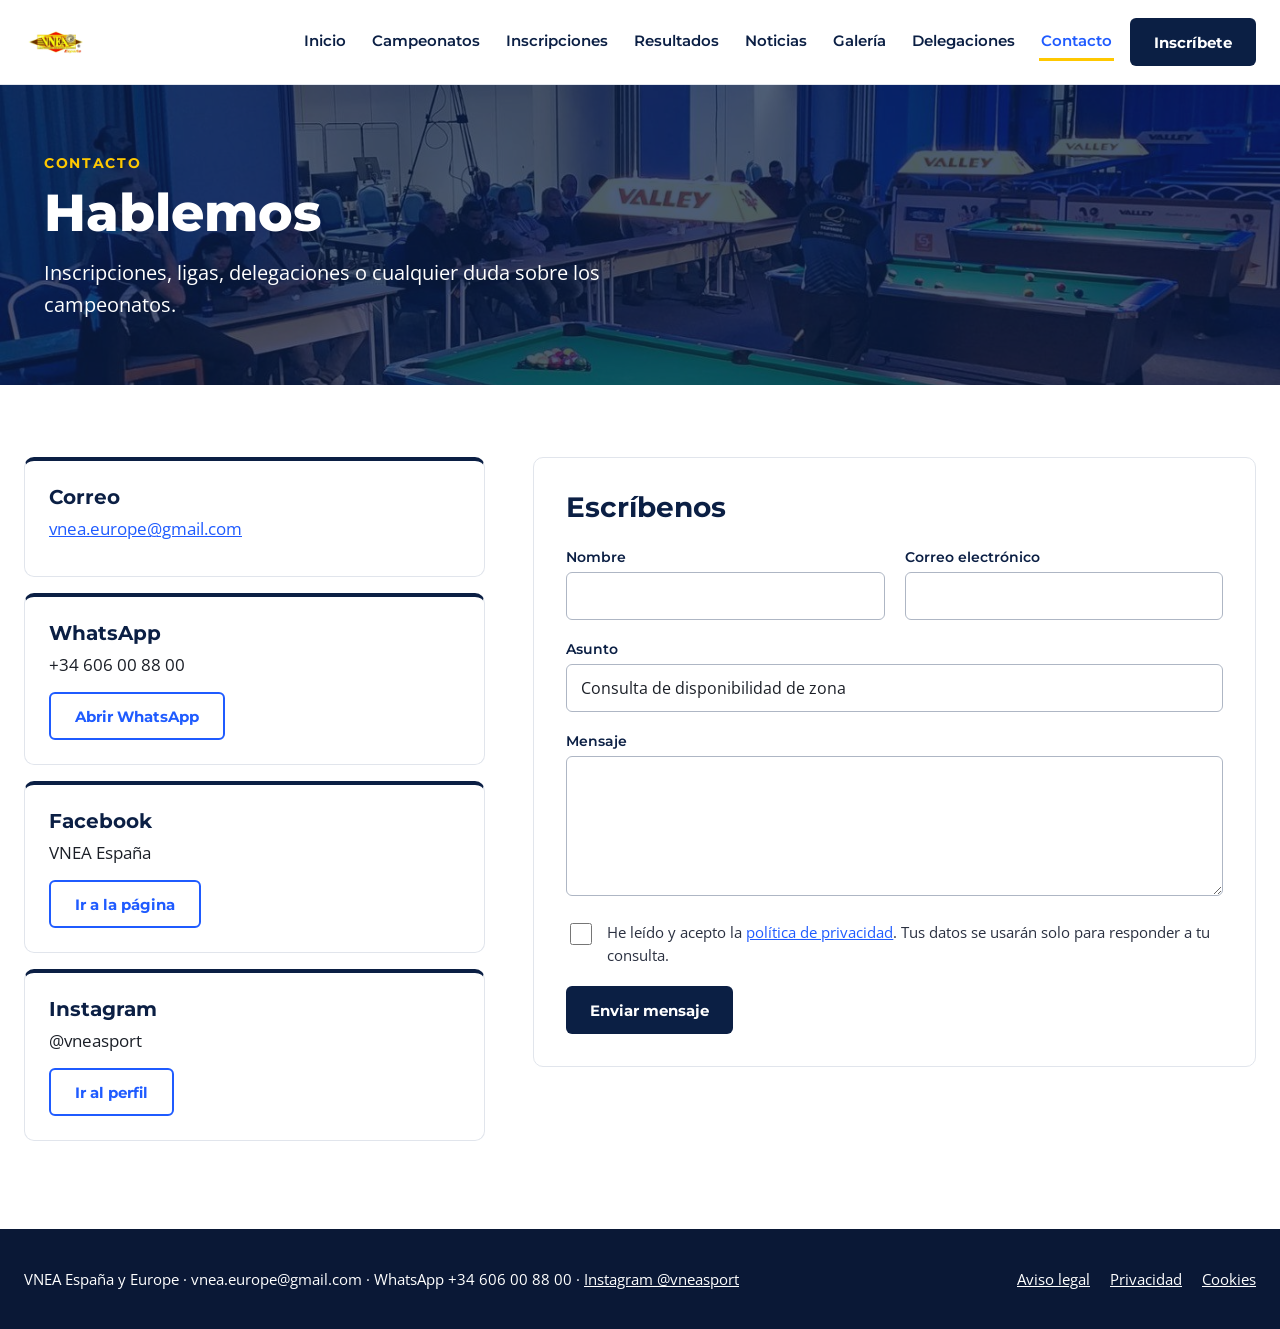
<file: contacto.html>
<!doctype html>
<html lang="es">
<head>
<meta charset="utf-8">
<meta name="viewport" content="width=device-width,initial-scale=1">
<title>Contacto VNEA España y Europe</title>

<link rel="preconnect" href="https://fonts.googleapis.com">
<link rel="stylesheet" href="https://fonts.googleapis.com/css2?family=Montserrat:wght@600;700;800&family=Open+Sans:wght@400;600&display=swap">
<style>
body{margin:0;font-family:'Open Sans',system-ui,sans-serif;color:#1B1F27;background:#fff}
a{color:#1F5BFF}a:hover{color:#0B1F44}
.nav a{color:#0B1F44;text-decoration:none;font-family:'Montserrat',sans-serif;font-weight:600;font-size:15px}
.nav a:hover{color:#1F5BFF}
.btn{display:inline-flex;align-items:center;justify-content:center;min-height:48px;padding:0 24px;border-radius:6px;font-family:'Montserrat',sans-serif;font-weight:700;font-size:15px;text-decoration:none;box-sizing:border-box;border:0;cursor:pointer}
.btn-p{background:#0B1F44;color:#fff}.btn-p:hover{background:#1F5BFF;color:#fff}
.btn-o{border:2px solid #1F5BFF;color:#1F5BFF;background:transparent}.btn-o:hover{background:#1F5BFF;color:#fff}
.card{background:#fff;border:1px solid #E1E5EC;border-radius:10px;overflow:hidden}
label{display:block;font-family:'Montserrat',sans-serif;font-weight:600;font-size:14px;color:#0B1F44;margin-bottom:6px}
input[type=text],input[type=email],textarea{width:100%;box-sizing:border-box;min-height:48px;padding:12px 14px;border:1px solid #AEB6C4;border-radius:6px;font-family:'Open Sans',sans-serif;font-size:16px;color:#1B1F27;background:#fff}
textarea{min-height:140px;resize:vertical}
input:focus,textarea:focus{outline:3px solid #1F5BFF;outline-offset:1px}
h1,h2,h3{font-family:'Montserrat',sans-serif;margin:0;color:#0B1F44}
</style>

<style>
@media (max-width:760px){
h1{font-size:34px!important;line-height:1.1!important}
h2{font-size:26px!important}
section,footer{padding-left:16px!important;padding-right:16px!important}
[style*="grid-template-columns"]{grid-template-columns:1fr!important}
[style*="flex-direction:row"]{flex-direction:column!important}
img{max-width:100%}
table{font-size:14px}
th,td{padding:10px!important}
}
html{scroll-behavior:smooth}
</style>
<link rel="preload" as="image" href="img/sala5-800.jpg" media="(max-width:760px)">
<link rel="preload" as="image" href="img/sala5.jpg" media="(min-width:761px)">
<link rel="stylesheet" href="assets/site.css">
<script defer src="assets/site.js"></script>
</head>
<body>

<a class="skip" href="#contenido">Saltar al contenido</a>
<div style="width:100%;background:#fff">

<header class="site-header">
<div class="site-header__in">
<a class="site-logo" href="index.html" aria-label="VNEA España, inicio"><img src="img/logo-espana.png" alt="VNEA España" width="300" height="300" loading="lazy" decoding="async"></a>
<nav class="nav" id="site-nav" aria-label="Principal">
<a href="index.html">Inicio</a><a href="campeonatos.html">Campeonatos</a><a href="inscripciones.html">Inscripciones</a><a href="resultados.html">Resultados</a><a href="noticias.html">Noticias</a><a href="galeria.html">Galería</a><a href="delegaciones.html">Delegaciones</a><a href="contacto.html" aria-current="page">Contacto</a><a class="nav-cta" href="inscripciones.html">Inscríbete</a>
</nav>
<a class="btn btn-p site-cta" href="inscripciones.html">Inscríbete</a>
<button type="button" class="nav-toggle" aria-label="Abrir menú" aria-expanded="false" aria-controls="site-nav"><span></span><span></span><span></span></button>
</div>
</header>
<div class="nav-backdrop" aria-hidden="true"></div>

<section id="contenido" style="position:relative;min-height:300px;display:flex;align-items:flex-end;background:#0B1F44 url(img/sala5.jpg) center/cover no-repeat">
<div style="position:absolute;inset:0;background:rgba(11,31,68,.72)"></div>
<div style="position:relative;max-width:1240px;margin:0 auto;padding:64px 24px;width:100%;box-sizing:border-box">
<p style="margin:0 0 12px;font-family:'Montserrat',sans-serif;font-weight:700;font-size:14px;letter-spacing:.12em;color:#FFC800">CONTACTO</p>
<h1 style="color:#fff;font-size:52px;font-weight:800;line-height:1.1">Hablemos</h1>
<p style="margin:16px 0 0;max-width:640px;font-size:20px;line-height:1.6;color:#fff">Inscripciones, ligas, delegaciones o cualquier duda sobre los campeonatos.</p>
</div>
</section>

<section style="padding:72px 24px 88px">
<div style="max-width:1240px;margin:0 auto;display:flex;flex-wrap:wrap;gap:48px;align-items:flex-start">

<div style="flex:1 1 360px;display:flex;flex-direction:column;gap:16px">
<div class="card" style="padding:24px;border-top:4px solid #0B1F44">
<h2 style="font-size:20px">Correo</h2>
<p style="margin:8px 0 12px;font-size:17px"><a href="mailto:vnea.europe@gmail.com">vnea.europe@gmail.com</a></p>
</div>
<div class="card" style="padding:24px;border-top:4px solid #0B1F44">
<h2 style="font-size:20px">WhatsApp</h2>
<p style="margin:8px 0 16px;font-size:17px">+34 606 00 88 00</p>
<a class="btn btn-o" href="https://wa.me/34606008800">Abrir WhatsApp</a>
</div>
<div class="card" style="padding:24px;border-top:4px solid #0B1F44">
<h2 style="font-size:20px">Facebook</h2>
<p style="margin:8px 0 16px;font-size:17px">VNEA España</p>
<a class="btn btn-o" href="https://www.facebook.com/vnea.espana/">Ir a la página</a>
</div>
<div class="card" style="padding:24px;border-top:4px solid #0B1F44">
<h2 style="font-size:20px">Instagram</h2>
<p style="margin:8px 0 16px;font-size:17px">@vneasport</p>
<a class="btn btn-o" href="https://www.instagram.com/vneasport/">Ir al perfil</a>
</div>
</div>

<div style="flex:2 1 520px">
<div class="card" style="padding:32px">
<h2 style="font-size:28px;font-weight:700">Escríbenos</h2>
<form style="margin-top:24px;display:flex;flex-direction:column;gap:20px" action="mailto:vnea.europe@gmail.com" method="post" enctype="text/plain">
<div style="display:flex;flex-wrap:wrap;gap:20px">
<div style="flex:1 1 240px"><label for="nombre">Nombre</label><input type="text" id="nombre" autocomplete="name"></div>
<div style="flex:1 1 240px"><label for="correo">Correo electrónico</label><input type="email" id="correo" autocomplete="email"></div>
</div>
<div><label for="asunto">Asunto</label><input type="text" id="asunto" value="Consulta de disponibilidad de zona"></div>
<div><label for="mensaje">Mensaje</label><textarea id="mensaje"></textarea></div>
<div style="display:flex;gap:12px;align-items:flex-start">
<input type="checkbox" id="acepto" style="width:22px;height:22px;margin-top:2px;flex:none">
<label for="acepto" style="font-family:'Open Sans',sans-serif;font-weight:400;font-size:15px;line-height:1.5;color:#2A3040;margin:0">He leído y acepto la <a href="index.html">política de privacidad</a>. Tus datos se usarán solo para responder a tu consulta.</label>
</div>
<button type="submit" class="btn btn-p" style="align-self:flex-start">Enviar mensaje</button>
</form>
</div>
</div>

</div>
</section>

<footer style="background:#0A1836;color:#fff;padding:40px 24px">
<div style="max-width:1240px;margin:0 auto;display:flex;flex-wrap:wrap;gap:16px 32px;justify-content:space-between;font-size:15px">
<span>VNEA España y Europe · vnea.europe@gmail.com · WhatsApp +34 606 00 88 00 · <a href="https://www.instagram.com/vneasport/" style="color:#fff">Instagram @vneasport</a></span>
<span style="display:flex;gap:20px"><a href="index.html" style="color:#fff">Aviso legal</a><a href="index.html" style="color:#fff">Privacidad</a><a href="index.html" style="color:#fff">Cookies</a></span>
</div>
</footer>

</div>


</body>
</html>
</file>
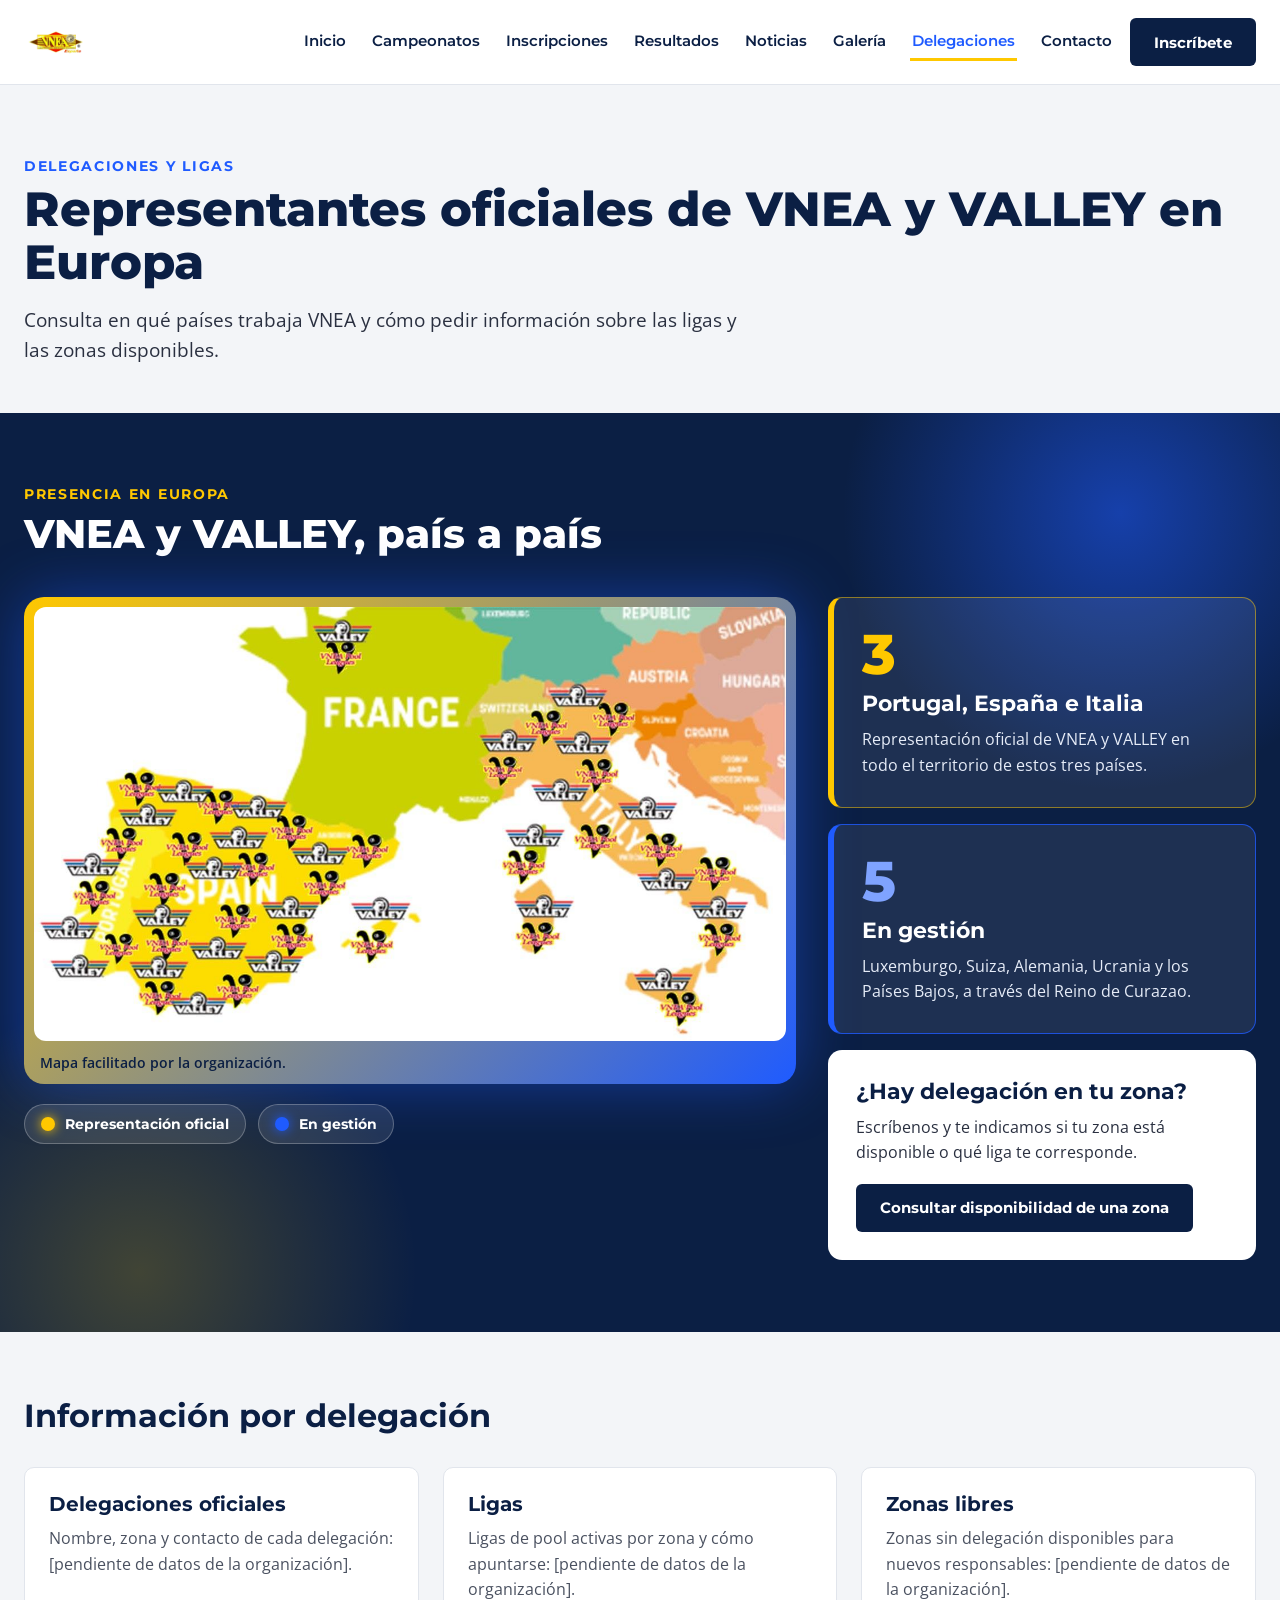
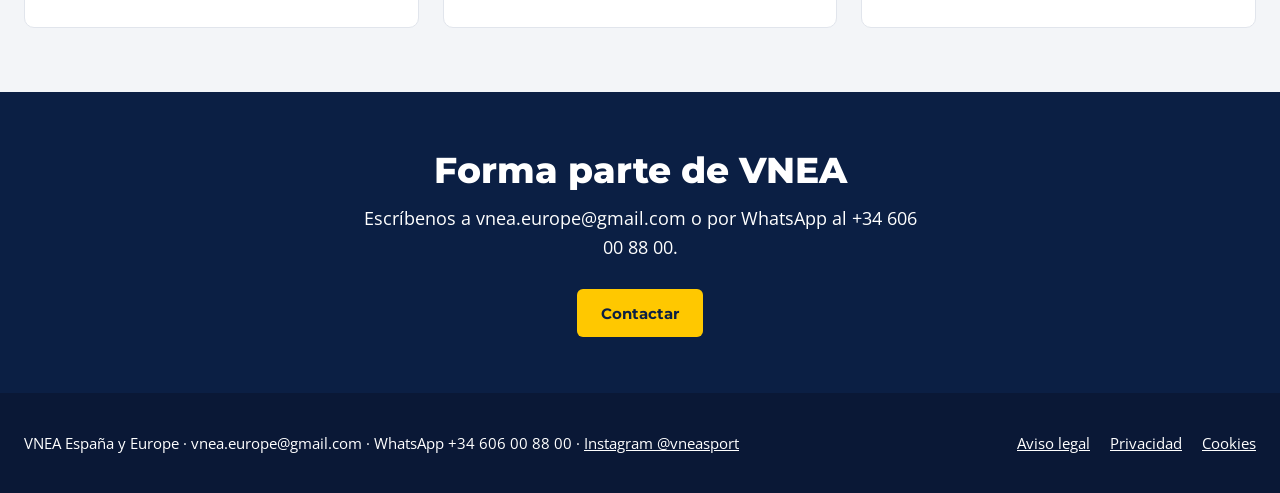
<file: delegaciones.html>
<!doctype html>
<html lang="es">
<head>
<meta charset="utf-8">
<meta name="viewport" content="width=device-width,initial-scale=1">
<title>Delegaciones y ligas VNEA</title>

<link rel="preconnect" href="https://fonts.googleapis.com">
<link rel="stylesheet" href="https://fonts.googleapis.com/css2?family=Montserrat:wght@600;700;800&family=Open+Sans:wght@400;600&display=swap">
<style>
body{margin:0;font-family:'Open Sans',system-ui,sans-serif;color:#1B1F27;background:#fff}
a{color:#1F5BFF}a:hover{color:#0B1F44}
.nav a{color:#0B1F44;text-decoration:none;font-family:'Montserrat',sans-serif;font-weight:600;font-size:15px}
.nav a:hover{color:#1F5BFF}
.btn{display:inline-flex;align-items:center;justify-content:center;min-height:48px;padding:0 24px;border-radius:6px;font-family:'Montserrat',sans-serif;font-weight:700;font-size:15px;text-decoration:none;box-sizing:border-box}
.btn-p{background:#0B1F44;color:#fff}.btn-p:hover{background:#1F5BFF;color:#fff}
.btn-o{border:2px solid #1F5BFF;color:#1F5BFF;background:transparent}.btn-o:hover{background:#1F5BFF;color:#fff}
.btn-y{background:#FFC800;color:#0B1F44}.btn-y:hover{background:#fff;color:#0B1F44}
.card{background:#fff;border:1px solid #E1E5EC;border-radius:10px;overflow:hidden}
h1,h2,h3{font-family:'Montserrat',sans-serif;margin:0;color:#0B1F44}
</style>

<style>
@media (max-width:760px){
h1{font-size:34px!important;line-height:1.1!important}
h2{font-size:26px!important}
section,footer{padding-left:16px!important;padding-right:16px!important}
[style*="grid-template-columns"]{grid-template-columns:1fr!important}
[style*="flex-direction:row"]{flex-direction:column!important}
img{max-width:100%}
table{font-size:14px}
th,td{padding:10px!important}
}
html{scroll-behavior:smooth}
</style>
<link rel="stylesheet" href="assets/site.css">
<script defer src="assets/site.js"></script>
</head>
<body>

<a class="skip" href="#contenido">Saltar al contenido</a>
<div style="width:100%;background:#fff">

<header class="site-header">
<div class="site-header__in">
<a class="site-logo" href="index.html" aria-label="VNEA España, inicio"><img src="img/logo-espana.png" alt="VNEA España" width="300" height="300" loading="lazy" decoding="async"></a>
<nav class="nav" id="site-nav" aria-label="Principal">
<a href="index.html">Inicio</a><a href="campeonatos.html">Campeonatos</a><a href="inscripciones.html">Inscripciones</a><a href="resultados.html">Resultados</a><a href="noticias.html">Noticias</a><a href="galeria.html">Galería</a><a href="delegaciones.html" aria-current="page">Delegaciones</a><a href="contacto.html">Contacto</a><a class="nav-cta" href="inscripciones.html">Inscríbete</a>
</nav>
<a class="btn btn-p site-cta" href="inscripciones.html">Inscríbete</a>
<button type="button" class="nav-toggle" aria-label="Abrir menú" aria-expanded="false" aria-controls="site-nav"><span></span><span></span><span></span></button>
</div>
</header>
<div class="nav-backdrop" aria-hidden="true"></div>

<section id="contenido" style="padding:72px 24px 48px;background:#F3F5F8">
<div style="max-width:1240px;margin:0 auto">
<p style="margin:0 0 8px;font-family:'Montserrat',sans-serif;font-weight:700;font-size:14px;letter-spacing:.12em;color:#1F5BFF">DELEGACIONES Y LIGAS</p>
<h1 style="font-size:48px;font-weight:800;line-height:1.1">Representantes oficiales de VNEA y VALLEY en Europa</h1>
<p style="margin:16px 0 0;max-width:720px;font-size:19px;line-height:1.6;color:#2A3040">Consulta en qué países trabaja VNEA y cómo pedir información sobre las ligas y las zonas disponibles.</p>
</div>
</section>

<section style="position:relative;overflow:hidden;padding:72px 24px;background:#0B1F44">
<div style="position:absolute;top:-180px;right:-120px;width:560px;height:560px;border-radius:50%;background:radial-gradient(circle,rgba(31,91,255,.55),rgba(31,91,255,0) 70%)"></div>
<div style="position:absolute;bottom:-220px;left:-140px;width:560px;height:560px;border-radius:50%;background:radial-gradient(circle,rgba(255,200,0,.22),rgba(255,200,0,0) 70%)"></div>
<div style="position:relative;max-width:1240px;margin:0 auto">
<p style="margin:0 0 8px;font-family:'Montserrat',sans-serif;font-weight:700;font-size:14px;letter-spacing:.12em;color:#FFC800">PRESENCIA EN EUROPA</p>
<h2 style="color:#fff;font-size:40px;font-weight:800;line-height:1.15;max-width:760px">VNEA y VALLEY, país a país</h2>
<div style="margin-top:40px;display:flex;flex-wrap:wrap;gap:32px;align-items:flex-start">
<div style="flex:3 1 640px">
<figure style="margin:0;padding:10px;border-radius:20px;background:linear-gradient(135deg,#FFC800,#1F5BFF);box-shadow:0 0 60px rgba(31,91,255,.45)">
<div style="border-radius:12px;overflow:hidden;background:#fff">
<img src="img/mapa.jpg" alt="Mapa de Europa con la presencia de VNEA y VALLEY: Portugal, España e Italia destacados, con los puntos de las ligas de pool" style="width:100%;display:block" width="1336" height="770" loading="lazy" decoding="async">
</div>
<figcaption style="padding:12px 6px 2px;font-size:14px;color:#0B1F44;font-weight:600;background:transparent">Mapa facilitado por la organización.</figcaption>
</figure>
<div style="margin-top:20px;display:flex;flex-wrap:wrap;gap:12px">
<span style="display:inline-flex;align-items:center;gap:10px;padding:10px 16px;border-radius:999px;background:rgba(255,255,255,.1);border:1px solid rgba(255,255,255,.25);color:#fff;font-family:'Montserrat',sans-serif;font-weight:700;font-size:14px"><span style="width:14px;height:14px;border-radius:50%;background:#FFC800;box-shadow:0 0 12px #FFC800"></span>Representación oficial</span>
<span style="display:inline-flex;align-items:center;gap:10px;padding:10px 16px;border-radius:999px;background:rgba(255,255,255,.1);border:1px solid rgba(255,255,255,.25);color:#fff;font-family:'Montserrat',sans-serif;font-weight:700;font-size:14px"><span style="width:14px;height:14px;border-radius:50%;background:#1F5BFF;box-shadow:0 0 12px #1F5BFF"></span>En gestión</span>
</div>
</div>
<div style="flex:2 1 340px;display:flex;flex-direction:column;gap:16px">
<div style="padding:28px;border-radius:14px;background:rgba(255,255,255,.08);border:1px solid rgba(255,200,0,.5);border-left:6px solid #FFC800">
<p style="margin:0;font-family:'Montserrat',sans-serif;font-weight:800;font-size:56px;line-height:1;color:#FFC800">3</p>
<h3 style="margin:8px 0 0;font-size:22px;font-weight:700;color:#fff">Portugal, España e Italia</h3>
<p style="margin:10px 0 0;font-size:16px;line-height:1.6;color:#E6ECF8">Representación oficial de VNEA y VALLEY en todo el territorio de estos tres países.</p>
</div>
<div style="padding:28px;border-radius:14px;background:rgba(255,255,255,.08);border:1px solid rgba(31,91,255,.8);border-left:6px solid #1F5BFF">
<p style="margin:0;font-family:'Montserrat',sans-serif;font-weight:800;font-size:56px;line-height:1;color:#7FA3FF">5</p>
<h3 style="margin:8px 0 0;font-size:22px;font-weight:700;color:#fff">En gestión</h3>
<p style="margin:10px 0 0;font-size:16px;line-height:1.6;color:#E6ECF8">Luxemburgo, Suiza, Alemania, Ucrania y los Países Bajos, a través del Reino de Curazao.</p>
</div>
<div style="padding:28px;border-radius:14px;background:#fff">
<h3 style="font-size:22px;font-weight:700">¿Hay delegación en tu zona?</h3>
<p style="margin:10px 0 18px;font-size:16px;line-height:1.6;color:#2A3040">Escríbenos y te indicamos si tu zona está disponible o qué liga te corresponde.</p>
<a class="btn btn-p" href="contacto.html">Consultar disponibilidad de una zona</a>
</div>
</div>
</div>
</div>
</section>

<section style="padding:64px 24px;background:#F3F5F8">
<div style="max-width:1240px;margin:0 auto">
<h2 style="font-size:32px;font-weight:700;margin-bottom:32px">Información por delegación</h2>
<div style="display:flex;flex-wrap:wrap;gap:24px">
<div class="card" style="flex:1 1 300px;padding:24px"><h3 style="font-size:20px">Delegaciones oficiales</h3><p style="margin:10px 0 0;font-size:16px;line-height:1.6;color:#4A5160">Nombre, zona y contacto de cada delegación: [pendiente de datos de la organización].</p></div>
<div class="card" style="flex:1 1 300px;padding:24px"><h3 style="font-size:20px">Ligas</h3><p style="margin:10px 0 0;font-size:16px;line-height:1.6;color:#4A5160">Ligas de pool activas por zona y cómo apuntarse: [pendiente de datos de la organización].</p></div>
<div class="card" style="flex:1 1 300px;padding:24px"><h3 style="font-size:20px">Zonas libres</h3><p style="margin:10px 0 0;font-size:16px;line-height:1.6;color:#4A5160">Zonas sin delegación disponibles para nuevos responsables: [pendiente de datos de la organización].</p></div>
</div>
</div>
</section>

<section style="padding:56px 24px;background:#0B1F44;text-align:center">
<h2 style="color:#fff;font-size:36px;font-weight:800">Forma parte de VNEA</h2>
<p style="margin:12px auto 28px;max-width:560px;font-size:18px;line-height:1.6;color:#fff">Escríbenos a vnea.europe@gmail.com o por WhatsApp al +34 606 00 88 00.</p>
<a class="btn btn-y" href="contacto.html">Contactar</a>
</section>

<footer style="background:#0A1836;color:#fff;padding:40px 24px">
<div style="max-width:1240px;margin:0 auto;display:flex;flex-wrap:wrap;gap:16px 32px;justify-content:space-between;font-size:15px">
<span>VNEA España y Europe · vnea.europe@gmail.com · WhatsApp +34 606 00 88 00 · <a href="https://www.instagram.com/vneasport/" style="color:#fff">Instagram @vneasport</a></span>
<span style="display:flex;gap:20px"><a href="index.html" style="color:#fff">Aviso legal</a><a href="index.html" style="color:#fff">Privacidad</a><a href="index.html" style="color:#fff">Cookies</a></span>
</div>
</footer>

</div>


</body>
</html>
</file>
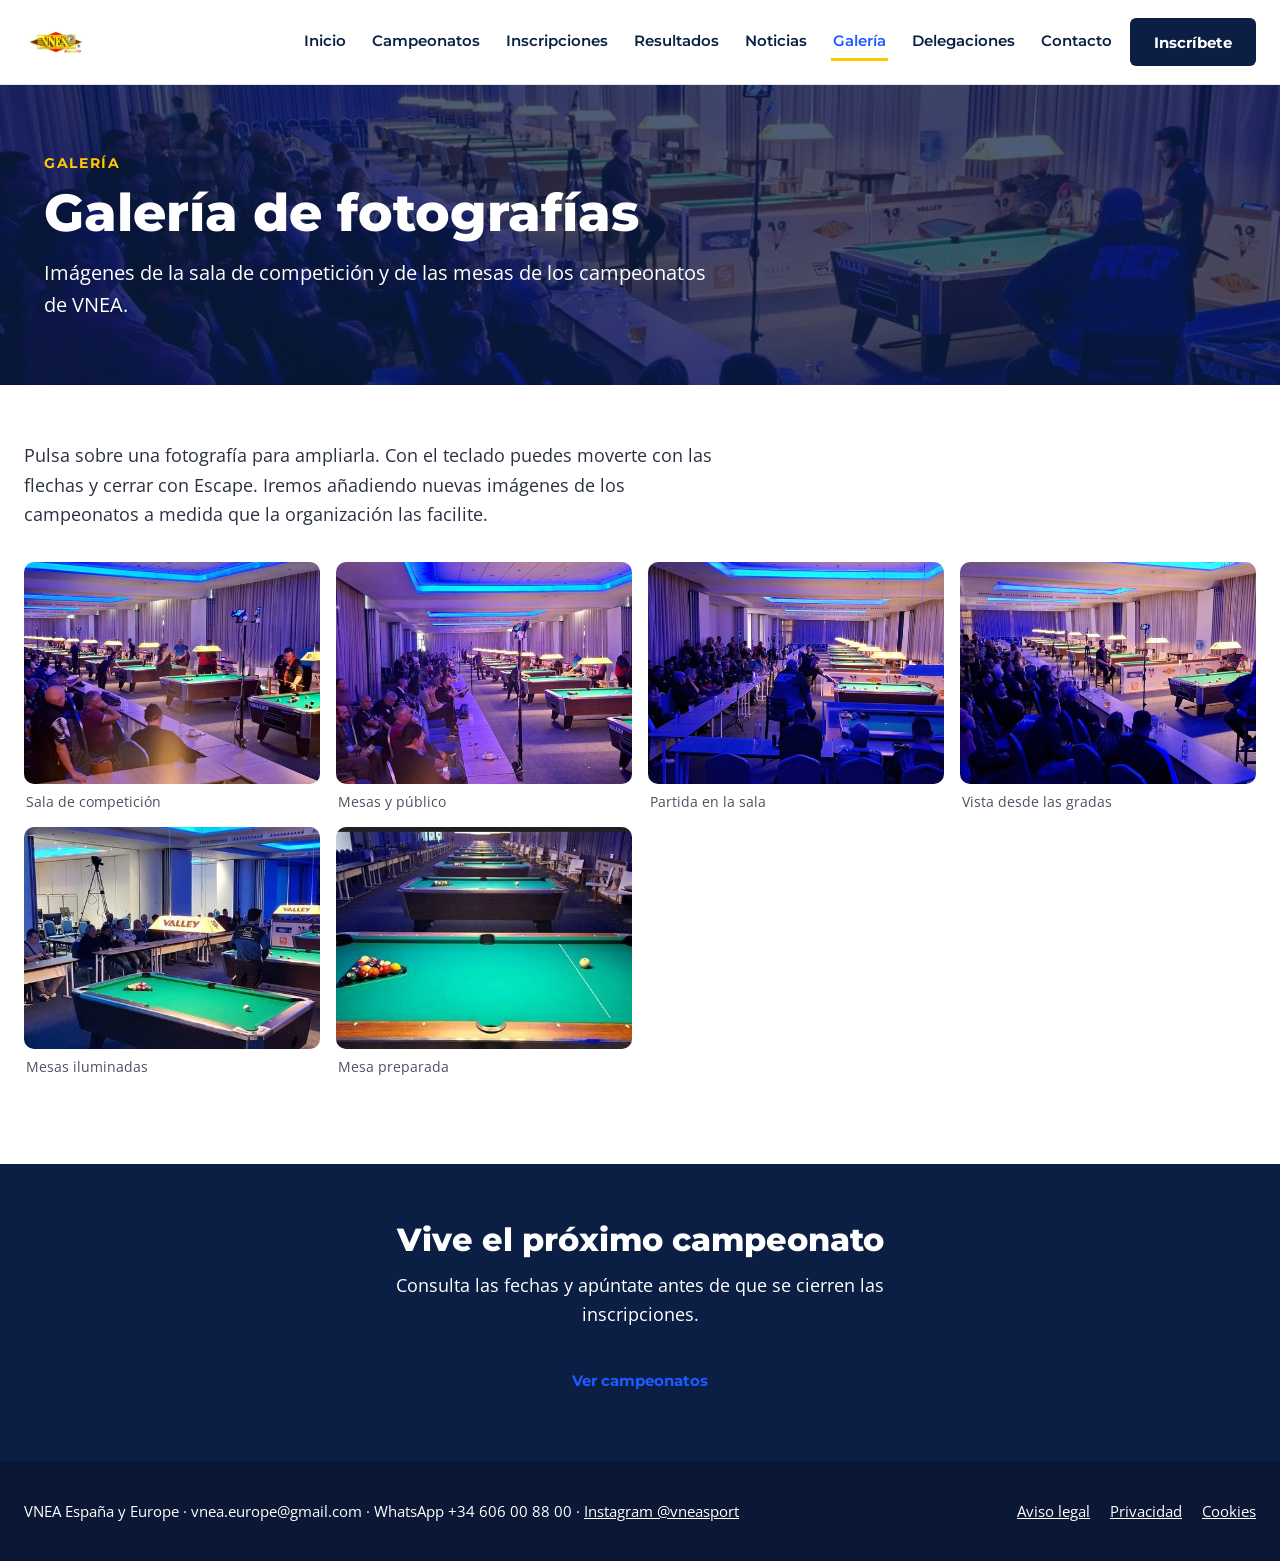
<file: galeria.html>
<!doctype html>
<html lang="es">
<head>
<meta charset="utf-8">
<meta name="viewport" content="width=device-width,initial-scale=1">
<title>Galería de fotografías VNEA España y Europe</title>

<link rel="preconnect" href="https://fonts.googleapis.com">
<link rel="stylesheet" href="https://fonts.googleapis.com/css2?family=Montserrat:wght@600;700;800&family=Open+Sans:wght@400;600&display=swap">
<style>
body{margin:0;font-family:'Open Sans',system-ui,sans-serif;color:#1B1F27;background:#fff}
a{color:#1F5BFF}a:hover{color:#0B1F44}
.nav a{color:#0B1F44;text-decoration:none;font-family:'Montserrat',sans-serif;font-weight:600;font-size:15px}
.nav a:hover{color:#1F5BFF}
.btn{display:inline-flex;align-items:center;justify-content:center;min-height:48px;padding:0 24px;border-radius:6px;font-family:'Montserrat',sans-serif;font-weight:700;font-size:15px;text-decoration:none;box-sizing:border-box;border:0;cursor:pointer}
.btn-p{background:#0B1F44;color:#fff}.btn-p:hover{background:#1F5BFF;color:#fff}
.btn-o{border:2px solid #1F5BFF;color:#1F5BFF;background:transparent}.btn-o:hover{background:#1F5BFF;color:#fff}
.card{background:#fff;border:1px solid #E1E5EC;border-radius:10px;overflow:hidden}
label{display:block;font-family:'Montserrat',sans-serif;font-weight:600;font-size:14px;color:#0B1F44;margin-bottom:6px}
input[type=text],input[type=email],textarea{width:100%;box-sizing:border-box;min-height:48px;padding:12px 14px;border:1px solid #AEB6C4;border-radius:6px;font-family:'Open Sans',sans-serif;font-size:16px;color:#1B1F27;background:#fff}
textarea{min-height:140px;resize:vertical}
input:focus,textarea:focus{outline:3px solid #1F5BFF;outline-offset:1px}
h1,h2,h3{font-family:'Montserrat',sans-serif;margin:0;color:#0B1F44}
</style>

<style>
@media (max-width:760px){
h1{font-size:34px!important;line-height:1.1!important}
h2{font-size:26px!important}
section,footer{padding-left:16px!important;padding-right:16px!important}
[style*="grid-template-columns"]{grid-template-columns:1fr!important}
[style*="flex-direction:row"]{flex-direction:column!important}
img{max-width:100%}
table{font-size:14px}
th,td{padding:10px!important}
}
html{scroll-behavior:smooth}
</style>
<link rel="stylesheet" href="assets/site.css">
<script defer src="assets/gallery-data.js"></script>
<script defer src="assets/site.js"></script>
</head>
<body>

<a class="skip" href="#contenido">Saltar al contenido</a>
<div style="width:100%;background:#fff">

<header class="site-header">
<div class="site-header__in">
<a class="site-logo" href="index.html" aria-label="VNEA España, inicio"><img src="img/logo-espana.png" alt="VNEA España" width="300" height="300" loading="lazy" decoding="async"></a>
<nav class="nav" id="site-nav" aria-label="Principal">
<a href="index.html">Inicio</a><a href="campeonatos.html">Campeonatos</a><a href="inscripciones.html">Inscripciones</a><a href="resultados.html">Resultados</a><a href="noticias.html">Noticias</a><a href="galeria.html" aria-current="page">Galería</a><a href="delegaciones.html">Delegaciones</a><a href="contacto.html">Contacto</a><a class="nav-cta" href="inscripciones.html">Inscríbete</a>
</nav>
<a class="btn btn-p site-cta" href="inscripciones.html">Inscríbete</a>
<button type="button" class="nav-toggle" aria-label="Abrir menú" aria-expanded="false" aria-controls="site-nav"><span></span><span></span><span></span></button>
</div>
</header>
<div class="nav-backdrop" aria-hidden="true"></div>

<section id="contenido" style="position:relative;min-height:300px;display:flex;align-items:flex-end;background:#0B1F44 url(img/sala4.jpg) center/cover no-repeat">
<div style="position:absolute;inset:0;background:rgba(11,31,68,.72)"></div>
<div style="position:relative;max-width:1240px;margin:0 auto;padding:64px 24px;width:100%;box-sizing:border-box">
<p style="margin:0 0 12px;font-family:'Montserrat',sans-serif;font-weight:700;font-size:14px;letter-spacing:.12em;color:#FFC800">GALERÍA</p>
<h1 style="color:#fff;font-size:52px;font-weight:800;line-height:1.1">Galería de fotografías</h1>
<p style="margin:16px 0 0;max-width:680px;font-size:20px;line-height:1.6;color:#fff">Imágenes de la sala de competición y de las mesas de los campeonatos de VNEA.</p>
</div>
</section>

<section style="padding:56px 24px 88px">
<div style="max-width:1240px;margin:0 auto">
<p style="margin:0 0 32px;max-width:720px;font-size:18px;line-height:1.65;color:#2A3040">Pulsa sobre una fotografía para ampliarla. Con el teclado puedes moverte con las flechas y cerrar con Escape. Iremos añadiendo nuevas imágenes de los campeonatos a medida que la organización las facilite.</p>
<ul class="gal-grid" id="galeria-grid"></ul>
<noscript><p class="gal-empty">Activa JavaScript para ver la galería de fotografías.</p></noscript>
</div>
</section>

<section style="padding:56px 24px;background:#0B1F44;text-align:center">
<h2 style="color:#fff;font-size:32px;font-weight:800">Vive el próximo campeonato</h2>
<p style="margin:12px auto 28px;max-width:560px;font-size:18px;line-height:1.6;color:#fff">Consulta las fechas y apúntate antes de que se cierren las inscripciones.</p>
<a class="btn btn-y" href="campeonatos.html">Ver campeonatos</a>
</section>

<footer style="background:#0A1836;color:#fff;padding:40px 24px">
<div style="max-width:1240px;margin:0 auto;display:flex;flex-wrap:wrap;gap:16px 32px;justify-content:space-between;font-size:15px">
<span>VNEA España y Europe · vnea.europe@gmail.com · WhatsApp +34 606 00 88 00 · <a href="https://www.instagram.com/vneasport/" style="color:#fff">Instagram @vneasport</a></span>
<span style="display:flex;gap:20px"><a href="index.html" style="color:#fff">Aviso legal</a><a href="index.html" style="color:#fff">Privacidad</a><a href="index.html" style="color:#fff">Cookies</a></span>
</div>
</footer>

</div>


</body>
</html>
</file>
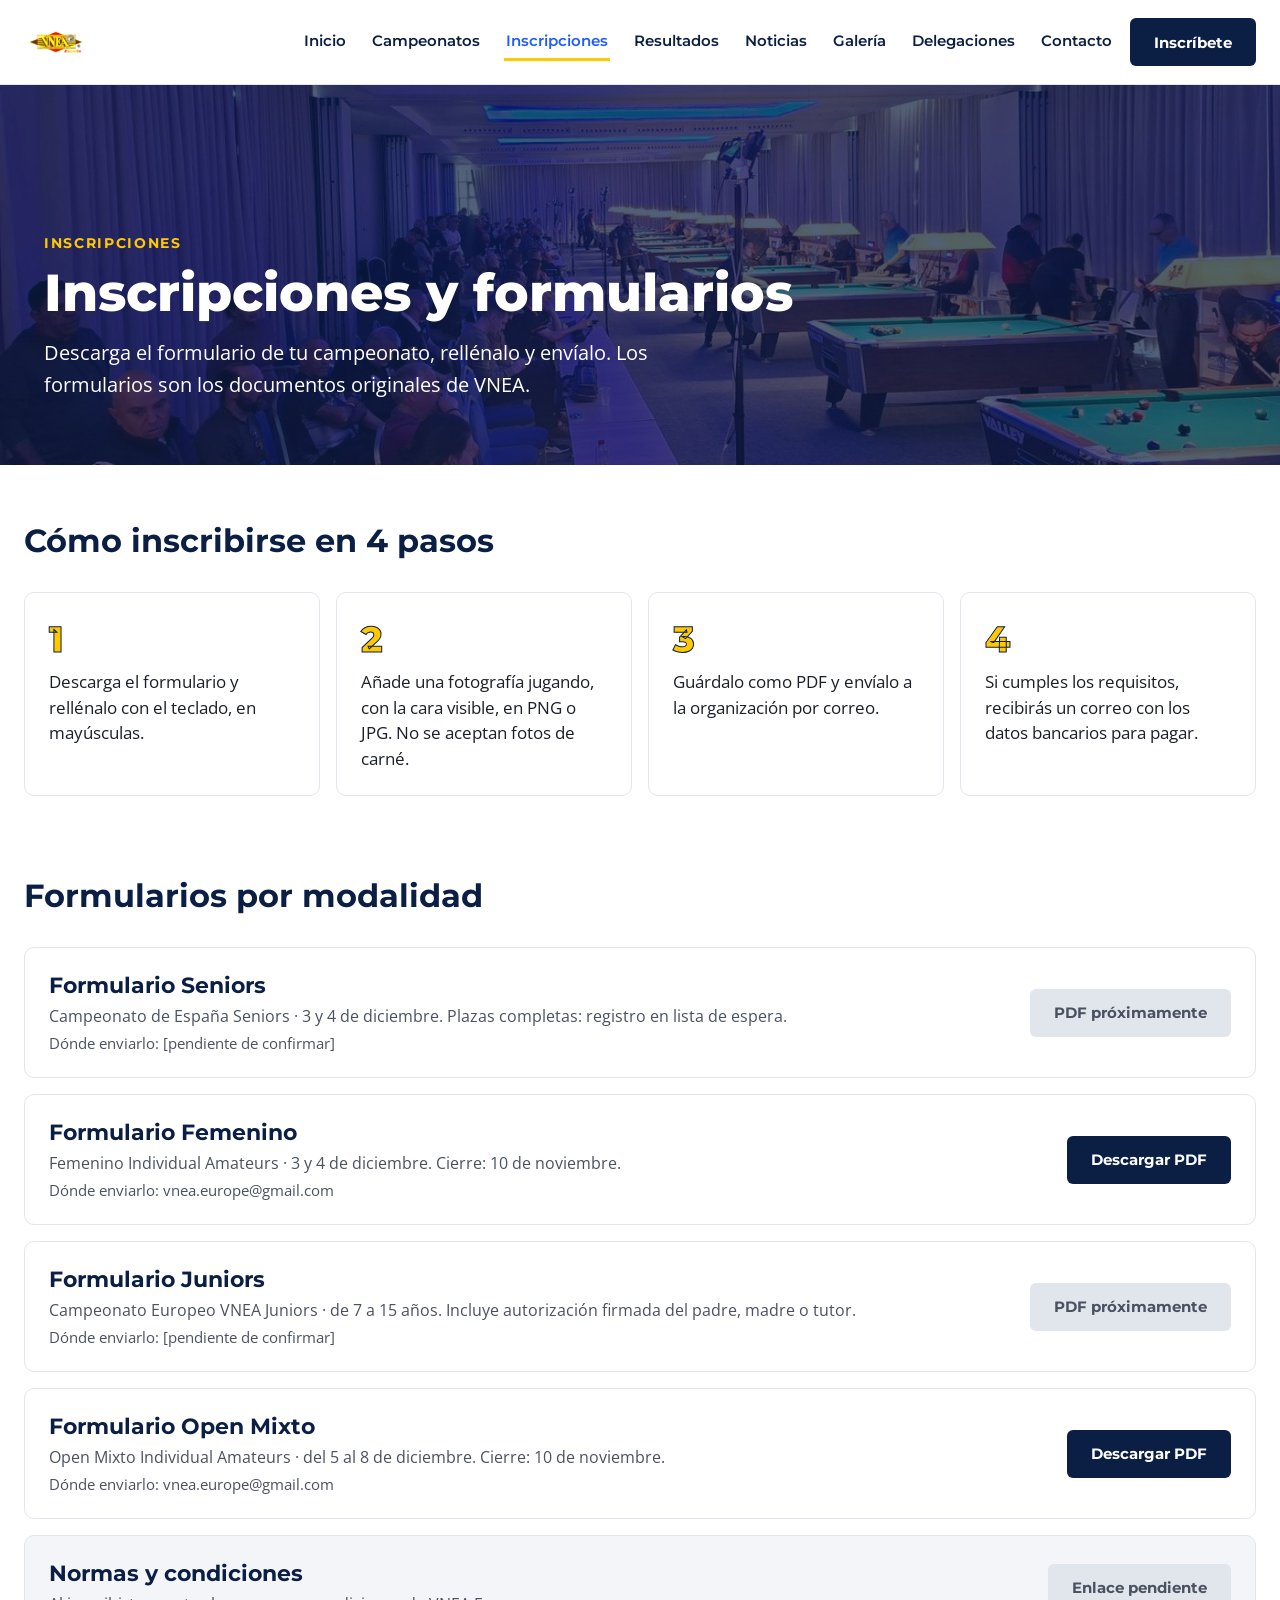
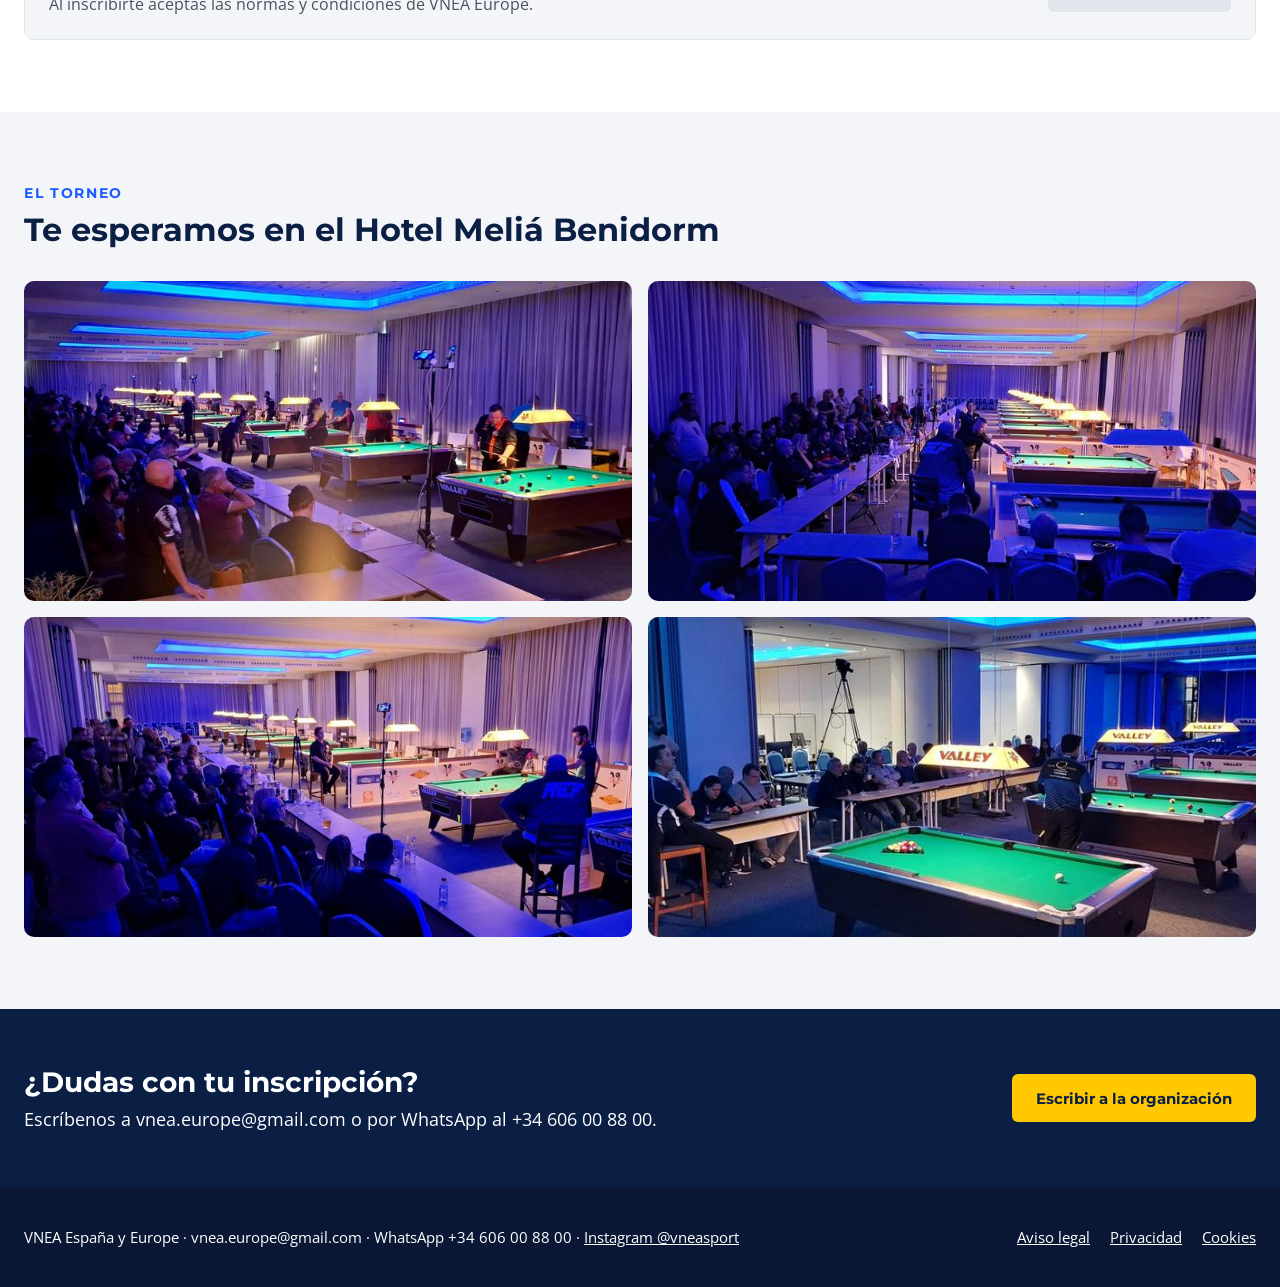
<file: inscripciones.html>
<!doctype html>
<html lang="es">
<head>
<meta charset="utf-8">
<meta name="viewport" content="width=device-width,initial-scale=1">
<title>Inscripciones y formularios VNEA</title>

<link rel="preconnect" href="https://fonts.googleapis.com">
<link rel="stylesheet" href="https://fonts.googleapis.com/css2?family=Montserrat:wght@600;700;800&family=Open+Sans:wght@400;600&display=swap">
<style>
body{margin:0;font-family:'Open Sans',system-ui,sans-serif;color:#1B1F27;background:#fff}
a{color:#1F5BFF}a:hover{color:#0B1F44}
.nav a{color:#0B1F44;text-decoration:none;font-family:'Montserrat',sans-serif;font-weight:600;font-size:15px}
.nav a:hover{color:#1F5BFF}
.btn{display:inline-flex;align-items:center;justify-content:center;min-height:48px;padding:0 24px;border-radius:6px;font-family:'Montserrat',sans-serif;font-weight:700;font-size:15px;text-decoration:none;box-sizing:border-box}
.btn-p{background:#0B1F44;color:#fff}.btn-p:hover{background:#1F5BFF;color:#fff}
.btn-o{border:2px solid #1F5BFF;color:#1F5BFF;background:transparent}.btn-o:hover{background:#1F5BFF;color:#fff}
.card{background:#fff;border:1px solid #E1E5EC;border-radius:10px;overflow:hidden}
h1,h2,h3{font-family:'Montserrat',sans-serif;margin:0;color:#0B1F44}
.dis{display:inline-flex;align-items:center;justify-content:center;min-height:48px;padding:0 24px;border-radius:6px;background:#E1E5EC;color:#4A5160;font-family:'Montserrat',sans-serif;font-weight:700;font-size:15px;box-sizing:border-box}
</style>

<style>
@media (max-width:760px){
h1{font-size:34px!important;line-height:1.1!important}
h2{font-size:26px!important}
section,footer{padding-left:16px!important;padding-right:16px!important}
[style*="grid-template-columns"]{grid-template-columns:1fr!important}
[style*="flex-direction:row"]{flex-direction:column!important}
img{max-width:100%}
table{font-size:14px}
th,td{padding:10px!important}
}
html{scroll-behavior:smooth}
</style>
<link rel="preload" as="image" href="img/sala2-800.jpg" media="(max-width:760px)">
<link rel="preload" as="image" href="img/sala2.jpg" media="(min-width:761px)">
<link rel="stylesheet" href="assets/site.css">
<script defer src="assets/site.js"></script>
</head>
<body>

<a class="skip" href="#contenido">Saltar al contenido</a>
<div style="width:100%;background:#fff">

<header class="site-header">
<div class="site-header__in">
<a class="site-logo" href="index.html" aria-label="VNEA España, inicio"><img src="img/logo-espana.png" alt="VNEA España" width="300" height="300" loading="lazy" decoding="async"></a>
<nav class="nav" id="site-nav" aria-label="Principal">
<a href="index.html">Inicio</a><a href="campeonatos.html">Campeonatos</a><a href="inscripciones.html" aria-current="page">Inscripciones</a><a href="resultados.html">Resultados</a><a href="noticias.html">Noticias</a><a href="galeria.html">Galería</a><a href="delegaciones.html">Delegaciones</a><a href="contacto.html">Contacto</a><a class="nav-cta" href="inscripciones.html">Inscríbete</a>
</nav>
<a class="btn btn-p site-cta" href="inscripciones.html">Inscríbete</a>
<button type="button" class="nav-toggle" aria-label="Abrir menú" aria-expanded="false" aria-controls="site-nav"><span></span><span></span><span></span></button>
</div>
</header>
<div class="nav-backdrop" aria-hidden="true"></div>

<section id="contenido" style="position:relative;min-height:380px;display:flex;align-items:flex-end;background:#0B1F44 url(img/sala2.jpg) center/cover no-repeat">
<div style="position:absolute;inset:0;background:rgba(11,31,68,.7)"></div>
<div style="position:relative;max-width:1240px;margin:0 auto;padding:64px 24px;width:100%;box-sizing:border-box">
<p style="margin:0 0 12px;font-family:'Montserrat',sans-serif;font-weight:700;font-size:14px;letter-spacing:.12em;color:#FFC800">INSCRIPCIONES</p>
<h1 style="color:#fff;font-size:52px;font-weight:800;line-height:1.1">Inscripciones y formularios</h1>
<p style="margin:16px 0 0;max-width:680px;font-size:20px;line-height:1.6;color:#fff">Descarga el formulario de tu campeonato, rellénalo y envíalo. Los formularios son los documentos originales de VNEA.</p>
</div>
</section>

<section style="padding:56px 24px 24px">
<div style="max-width:1240px;margin:0 auto">
<h2 style="font-size:32px;font-weight:700;margin-bottom:32px">Cómo inscribirse en 4 pasos</h2>
<div style="display:flex;flex-wrap:wrap;gap:16px">
<div class="card" style="flex:1 1 240px;padding:24px"><p style="margin:0;font-family:'Montserrat',sans-serif;font-weight:800;font-size:36px;color:#FFC800;-webkit-text-stroke:1px #0B1F44">1</p><p style="margin:8px 0 0;font-size:17px;line-height:1.5">Descarga el formulario y rellénalo con el teclado, en mayúsculas.</p></div>
<div class="card" style="flex:1 1 240px;padding:24px"><p style="margin:0;font-family:'Montserrat',sans-serif;font-weight:800;font-size:36px;color:#FFC800;-webkit-text-stroke:1px #0B1F44">2</p><p style="margin:8px 0 0;font-size:17px;line-height:1.5">Añade una fotografía jugando, con la cara visible, en PNG o JPG. No se aceptan fotos de carné.</p></div>
<div class="card" style="flex:1 1 240px;padding:24px"><p style="margin:0;font-family:'Montserrat',sans-serif;font-weight:800;font-size:36px;color:#FFC800;-webkit-text-stroke:1px #0B1F44">3</p><p style="margin:8px 0 0;font-size:17px;line-height:1.5">Guárdalo como PDF y envíalo a la organización por correo.</p></div>
<div class="card" style="flex:1 1 240px;padding:24px"><p style="margin:0;font-family:'Montserrat',sans-serif;font-weight:800;font-size:36px;color:#FFC800;-webkit-text-stroke:1px #0B1F44">4</p><p style="margin:8px 0 0;font-size:17px;line-height:1.5">Si cumples los requisitos, recibirás un correo con los datos bancarios para pagar.</p></div>
</div>
</div>
</section>

<section style="padding:56px 24px 72px">
<div style="max-width:1240px;margin:0 auto">
<h2 style="font-size:32px;font-weight:700;margin-bottom:32px">Formularios por modalidad</h2>
<div style="display:flex;flex-direction:column;gap:16px">

<div class="card" style="padding:24px;display:flex;flex-wrap:wrap;gap:16px;align-items:center;justify-content:space-between">
<div style="flex:1 1 420px">
<h3 style="font-size:22px">Formulario Seniors</h3>
<p style="margin:6px 0 0;font-size:16px;color:#4A5160">Campeonato de España Seniors · 3 y 4 de diciembre. Plazas completas: registro en lista de espera.</p>
<p style="margin:6px 0 0;font-size:15px;color:#4A5160">Dónde enviarlo: [pendiente de confirmar]</p>
</div>
<span class="dis">PDF próximamente</span>
</div>

<div class="card" style="padding:24px;display:flex;flex-wrap:wrap;gap:16px;align-items:center;justify-content:space-between">
<div style="flex:1 1 420px">
<h3 style="font-size:22px">Formulario Femenino</h3>
<p style="margin:6px 0 0;font-size:16px;color:#4A5160">Femenino Individual Amateurs · 3 y 4 de diciembre. Cierre: 10 de noviembre.</p>
<p style="margin:6px 0 0;font-size:15px;color:#4A5160">Dónde enviarlo: vnea.europe@gmail.com</p>
</div>
<a class="btn btn-p" href="pdf/1-FORMULARIO-FEMENINO-EURO-2026.pdf" download="FORMULARIO-FEMENINO-EURO-2026.pdf">Descargar PDF</a>
</div>

<div class="card" style="padding:24px;display:flex;flex-wrap:wrap;gap:16px;align-items:center;justify-content:space-between">
<div style="flex:1 1 420px">
<h3 style="font-size:22px">Formulario Juniors</h3>
<p style="margin:6px 0 0;font-size:16px;color:#4A5160">Campeonato Europeo VNEA Juniors · de 7 a 15 años. Incluye autorización firmada del padre, madre o tutor.</p>
<p style="margin:6px 0 0;font-size:15px;color:#4A5160">Dónde enviarlo: [pendiente de confirmar]</p>
</div>
<span class="dis">PDF próximamente</span>
</div>

<div class="card" style="padding:24px;display:flex;flex-wrap:wrap;gap:16px;align-items:center;justify-content:space-between">
<div style="flex:1 1 420px">
<h3 style="font-size:22px">Formulario Open Mixto</h3>
<p style="margin:6px 0 0;font-size:16px;color:#4A5160">Open Mixto Individual Amateurs · del 5 al 8 de diciembre. Cierre: 10 de noviembre.</p>
<p style="margin:6px 0 0;font-size:15px;color:#4A5160">Dónde enviarlo: vnea.europe@gmail.com</p>
</div>
<a class="btn btn-p" href="pdf/2-FORMULARIO-OPEN-MIXTO-EURO-2026.pdf" download="FORMULARIO-OPEN-MIXTO-EURO-2026.pdf">Descargar PDF</a>
</div>

<div class="card" style="padding:24px;display:flex;flex-wrap:wrap;gap:16px;align-items:center;justify-content:space-between;background:#F3F5F8">
<div style="flex:1 1 420px">
<h3 style="font-size:22px">Normas y condiciones</h3>
<p style="margin:6px 0 0;font-size:16px;color:#4A5160">Al inscribirte aceptas las normas y condiciones de VNEA Europe.</p>
</div>
<span class="dis">Enlace pendiente</span>
</div>

</div>
</div>
</section>

<section style="padding:72px 24px;background:#F3F5F8">
<div style="max-width:1240px;margin:0 auto">
<p style="margin:0 0 8px;font-family:'Montserrat',sans-serif;font-weight:700;font-size:14px;letter-spacing:.12em;color:#1F5BFF">EL TORNEO</p>
<h2 style="font-size:32px;font-weight:700;margin-bottom:32px">Te esperamos en el Hotel Meliá Benidorm</h2>
<div style="display:grid;grid-template-columns:repeat(2,minmax(0,1fr));gap:16px">
<img src="img/hero.jpg" alt="Sala del campeonato con las mesas Valley en fila" style="width:100%;height:320px;object-fit:cover;border-radius:10px;display:block" width="1600" height="817" loading="lazy" decoding="async" srcset="img/hero-800.jpg 800w, img/hero.jpg 1600w" sizes="(max-width:760px) 100vw, 50vw">
<img src="img/sala3.jpg" alt="Público siguiendo las partidas" style="width:100%;height:320px;object-fit:cover;border-radius:10px;display:block" width="1400" height="707" loading="lazy" decoding="async" srcset="img/sala3-800.jpg 800w, img/sala3.jpg 1400w" sizes="(max-width:760px) 100vw, 50vw">
<img src="img/sala4.jpg" alt="Vista de la sala desde las gradas" style="width:100%;height:320px;object-fit:cover;border-radius:10px;display:block" width="1400" height="770" loading="lazy" decoding="async" srcset="img/sala4-800.jpg 800w, img/sala4.jpg 1400w" sizes="(max-width:760px) 100vw, 50vw">
<img src="img/sala5.jpg" alt="Mesas iluminadas con cámara de retransmisión" style="width:100%;height:320px;object-fit:cover;border-radius:10px;display:block" width="1400" height="619" loading="lazy" decoding="async" srcset="img/sala5-800.jpg 800w, img/sala5.jpg 1400w" sizes="(max-width:760px) 100vw, 50vw">
</div>
</div>
</section>

<section style="padding:56px 24px;background:#0B1F44">
<div style="max-width:1240px;margin:0 auto;display:flex;flex-wrap:wrap;gap:24px;align-items:center;justify-content:space-between">
<div style="flex:1 1 480px">
<h2 style="color:#fff;font-size:28px;font-weight:700">¿Dudas con tu inscripción?</h2>
<p style="margin:8px 0 0;font-size:18px;color:#fff">Escríbenos a vnea.europe@gmail.com o por WhatsApp al +34 606 00 88 00.</p>
</div>
<a class="btn" style="background:#FFC800;color:#0B1F44" href="mailto:vnea.europe@gmail.com">Escribir a la organización</a>
</div>
</section>

<footer style="background:#0A1836;color:#fff;padding:40px 24px">
<div style="max-width:1240px;margin:0 auto;display:flex;flex-wrap:wrap;gap:16px 32px;justify-content:space-between;font-size:15px">
<span>VNEA España y Europe · vnea.europe@gmail.com · WhatsApp +34 606 00 88 00 · <a href="https://www.instagram.com/vneasport/" style="color:#fff">Instagram @vneasport</a></span>
<span style="display:flex;gap:20px"><a href="index.html" style="color:#fff">Aviso legal</a><a href="index.html" style="color:#fff">Privacidad</a><a href="index.html" style="color:#fff">Cookies</a></span>
</div>
</footer>

</div>


</body>
</html>
</file>
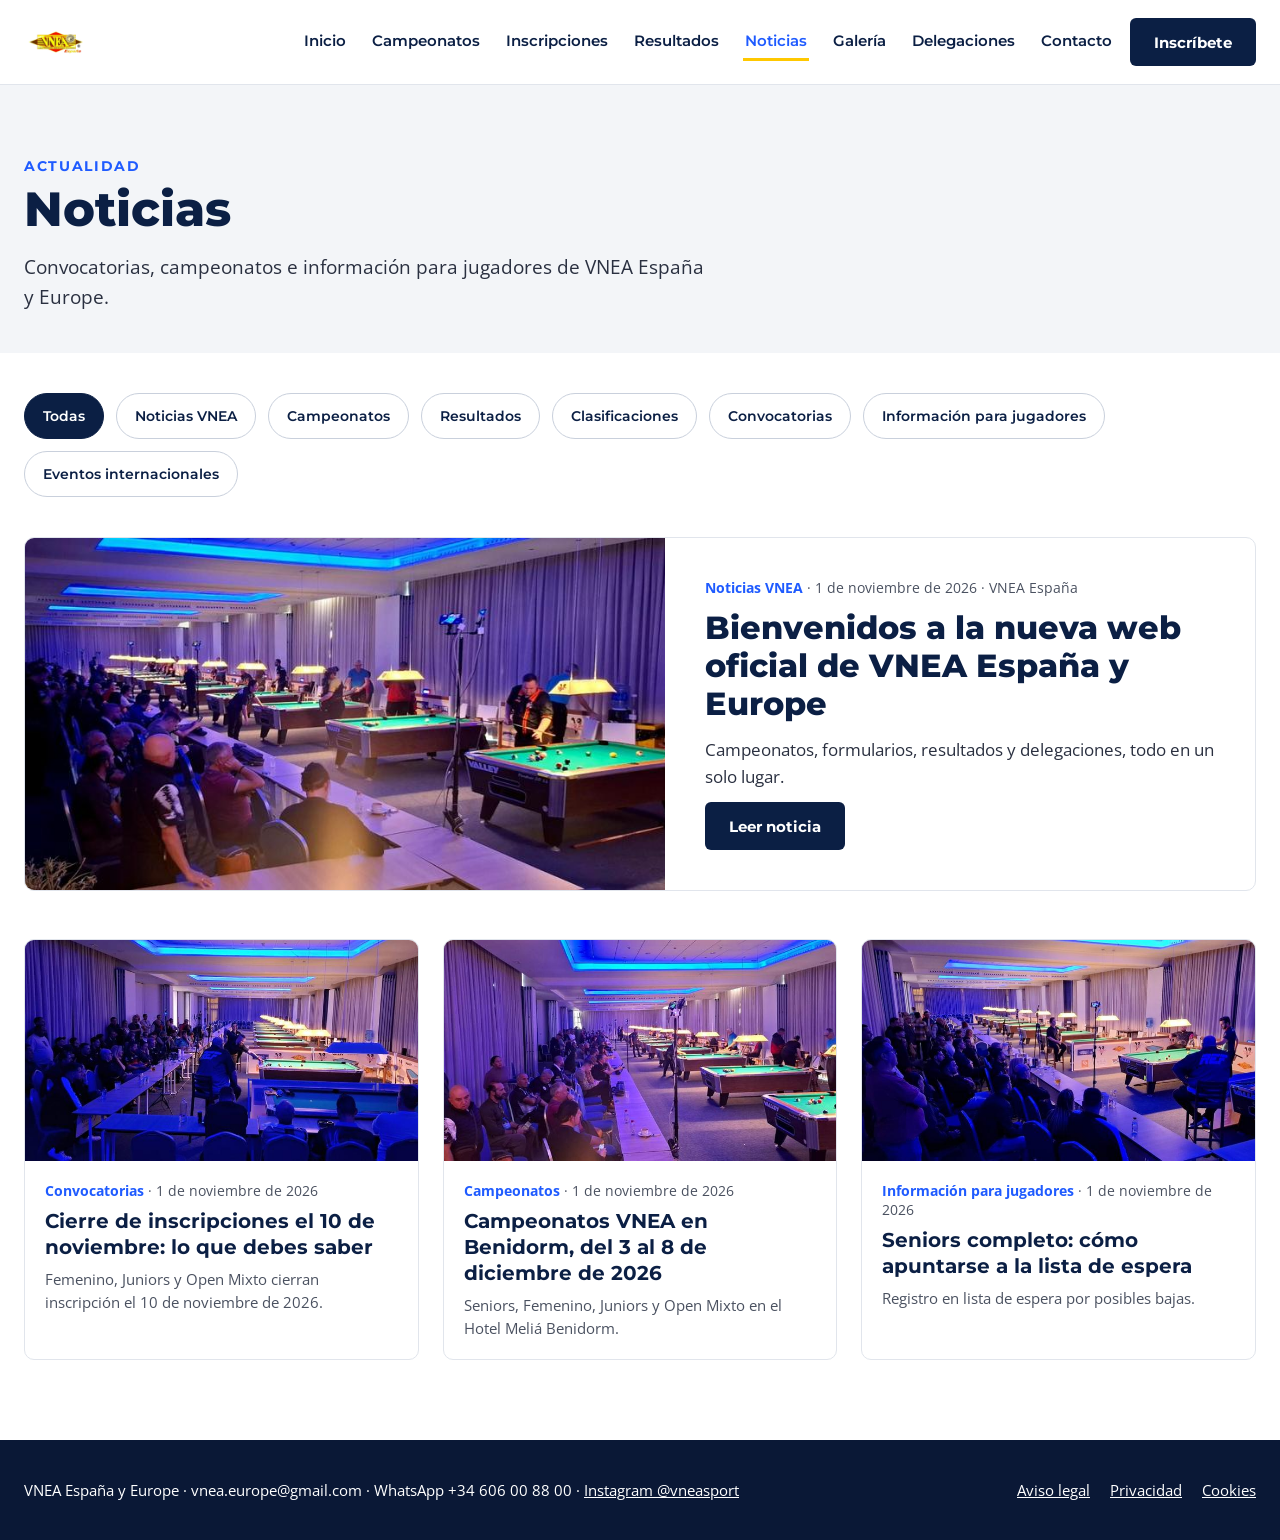
<file: noticias.html>
<!doctype html>
<html lang="es">
<head>
<meta charset="utf-8">
<meta name="viewport" content="width=device-width,initial-scale=1">
<title>Noticias de VNEA España y Europe</title>

<link rel="preconnect" href="https://fonts.googleapis.com">
<link rel="stylesheet" href="https://fonts.googleapis.com/css2?family=Montserrat:wght@600;700;800&family=Open+Sans:wght@400;600&display=swap">
<style>
body{margin:0;font-family:'Open Sans',system-ui,sans-serif;color:#1B1F27;background:#fff}
a{color:#1F5BFF}a:hover{color:#0B1F44}
.nav a{color:#0B1F44;text-decoration:none;font-family:'Montserrat',sans-serif;font-weight:600;font-size:15px}
.nav a:hover{color:#1F5BFF}
.btn{display:inline-flex;align-items:center;justify-content:center;min-height:48px;padding:0 24px;border-radius:6px;font-family:'Montserrat',sans-serif;font-weight:700;font-size:15px;text-decoration:none;box-sizing:border-box}
.btn-p{background:#0B1F44;color:#fff}.btn-p:hover{background:#1F5BFF;color:#fff}
.btn-o{border:2px solid #1F5BFF;color:#1F5BFF;background:transparent}.btn-o:hover{background:#1F5BFF;color:#fff}
.card{background:#fff;border:1px solid #E1E5EC;border-radius:10px;overflow:hidden;display:flex;flex-direction:column;transition:transform .3s}
.card:hover{transform:translateY(-4px)}
.filt{display:inline-flex;align-items:center;min-height:44px;padding:0 18px;border-radius:999px;border:1px solid #C9D0DC;background:#fff;color:#0B1F44;font-family:'Montserrat',sans-serif;font-weight:600;font-size:14px;text-decoration:none}
.filt-on{background:#0B1F44;color:#fff;border-color:#0B1F44}
h1,h2,h3{font-family:'Montserrat',sans-serif;margin:0;color:#0B1F44}
@media (prefers-reduced-motion:reduce){.card{transition:none}}
</style>

<style>
@media (max-width:760px){
h1{font-size:34px!important;line-height:1.1!important}
h2{font-size:26px!important}
section,footer{padding-left:16px!important;padding-right:16px!important}
[style*="grid-template-columns"]{grid-template-columns:1fr!important}
[style*="flex-direction:row"]{flex-direction:column!important}
img{max-width:100%}
table{font-size:14px}
th,td{padding:10px!important}
}
html{scroll-behavior:smooth}
</style>
<link rel="stylesheet" href="assets/site.css">
<script defer src="assets/site.js"></script>
</head>
<body>

<a class="skip" href="#contenido">Saltar al contenido</a>
<div style="width:100%;background:#fff">

<header class="site-header">
<div class="site-header__in">
<a class="site-logo" href="index.html" aria-label="VNEA España, inicio"><img src="img/logo-espana.png" alt="VNEA España" width="300" height="300" loading="lazy" decoding="async"></a>
<nav class="nav" id="site-nav" aria-label="Principal">
<a href="index.html">Inicio</a><a href="campeonatos.html">Campeonatos</a><a href="inscripciones.html">Inscripciones</a><a href="resultados.html">Resultados</a><a href="noticias.html" aria-current="page">Noticias</a><a href="galeria.html">Galería</a><a href="delegaciones.html">Delegaciones</a><a href="contacto.html">Contacto</a><a class="nav-cta" href="inscripciones.html">Inscríbete</a>
</nav>
<a class="btn btn-p site-cta" href="inscripciones.html">Inscríbete</a>
<button type="button" class="nav-toggle" aria-label="Abrir menú" aria-expanded="false" aria-controls="site-nav"><span></span><span></span><span></span></button>
</div>
</header>
<div class="nav-backdrop" aria-hidden="true"></div>

<section id="contenido" style="padding:72px 24px 40px;background:#F3F5F8">
<div style="max-width:1240px;margin:0 auto">
<p style="margin:0 0 8px;font-family:'Montserrat',sans-serif;font-weight:700;font-size:14px;letter-spacing:.12em;color:#1F5BFF">ACTUALIDAD</p>
<h1 style="font-size:48px;font-weight:800;line-height:1.1">Noticias</h1>
<p style="margin:16px 0 0;max-width:680px;font-size:19px;line-height:1.6;color:#2A3040">Convocatorias, campeonatos e información para jugadores de VNEA España y Europe.</p>
</div>
</section>

<section style="padding:40px 24px 16px">
<div style="max-width:1240px;margin:0 auto;display:flex;flex-wrap:wrap;gap:12px" role="group" aria-label="Filtrar por categoría">
<a class="filt filt-on" href="noticias.html">Todas</a>
<a class="filt" href="noticias.html">Noticias VNEA</a>
<a class="filt" href="noticias.html">Campeonatos</a>
<a class="filt" href="noticias.html">Resultados</a>
<a class="filt" href="noticias.html">Clasificaciones</a>
<a class="filt" href="noticias.html">Convocatorias</a>
<a class="filt" href="noticias.html">Información para jugadores</a>
<a class="filt" href="noticias.html">Eventos internacionales</a>
</div>
</section>

<section style="padding:24px 24px 24px">
<div style="max-width:1240px;margin:0 auto">
<article class="card" style="flex-direction:row;flex-wrap:wrap">
<img src="img/hero.jpg" alt="Sala del campeonato en Benidorm" style="flex:1 1 480px;min-height:320px;max-height:420px;width:100%;object-fit:cover;display:block" width="1600" height="817" loading="lazy" decoding="async" srcset="img/hero-800.jpg 800w, img/hero.jpg 1600w" sizes="(max-width:760px) 100vw, 50vw">
<div style="flex:1 1 400px;padding:40px;display:flex;flex-direction:column;justify-content:center;gap:12px">
<p style="margin:0;font-size:14px;color:#4A5160"><strong style="color:#1F5BFF">Noticias VNEA</strong> · 1 de noviembre de 2026 · VNEA España</p>
<h2 style="font-size:32px;font-weight:800;line-height:1.2">Bienvenidos a la nueva web oficial de VNEA España y Europe</h2>
<p style="margin:0;font-size:17px;line-height:1.6;color:#2A3040">Campeonatos, formularios, resultados y delegaciones, todo en un solo lugar.</p>
<a class="btn btn-p" style="align-self:flex-start" href="noticias.html">Leer noticia</a>
</div>
</article>
</div>
</section>

<section style="padding:24px 24px 80px">
<div style="max-width:1240px;margin:0 auto;display:flex;flex-wrap:wrap;gap:24px">
<article class="card" style="flex:1 1 300px">
<img src="img/sala3.jpg" alt="" style="width:100%;aspect-ratio:16/9;object-fit:cover;display:block" width="1400" height="707" loading="lazy" decoding="async" srcset="img/sala3-800.jpg 800w, img/sala3.jpg 1400w" sizes="(max-width:760px) 100vw, 50vw">
<div style="padding:20px;display:flex;flex-direction:column;gap:8px">
<p style="margin:0;font-size:14px;color:#4A5160"><strong style="color:#1F5BFF">Convocatorias</strong> · 1 de noviembre de 2026</p>
<h3 style="font-size:20px;line-height:1.3">Cierre de inscripciones el 10 de noviembre: lo que debes saber</h3>
<p style="margin:0;font-size:15px;line-height:1.5;color:#4A5160">Femenino, Juniors y Open Mixto cierran inscripción el 10 de noviembre de 2026.</p>
</div>
</article>
<article class="card" style="flex:1 1 300px">
<img src="img/sala2.jpg" alt="" style="width:100%;aspect-ratio:16/9;object-fit:cover;display:block" width="1400" height="671" loading="lazy" decoding="async" srcset="img/sala2-800.jpg 800w, img/sala2.jpg 1400w" sizes="(max-width:760px) 100vw, 50vw">
<div style="padding:20px;display:flex;flex-direction:column;gap:8px">
<p style="margin:0;font-size:14px;color:#4A5160"><strong style="color:#1F5BFF">Campeonatos</strong> · 1 de noviembre de 2026</p>
<h3 style="font-size:20px;line-height:1.3">Campeonatos VNEA en Benidorm, del 3 al 8 de diciembre de 2026</h3>
<p style="margin:0;font-size:15px;line-height:1.5;color:#4A5160">Seniors, Femenino, Juniors y Open Mixto en el Hotel Meliá Benidorm.</p>
</div>
</article>
<article class="card" style="flex:1 1 300px">
<img src="img/sala4.jpg" alt="" style="width:100%;aspect-ratio:16/9;object-fit:cover;display:block" width="1400" height="770" loading="lazy" decoding="async" srcset="img/sala4-800.jpg 800w, img/sala4.jpg 1400w" sizes="(max-width:760px) 100vw, 50vw">
<div style="padding:20px;display:flex;flex-direction:column;gap:8px">
<p style="margin:0;font-size:14px;color:#4A5160"><strong style="color:#1F5BFF">Información para jugadores</strong> · 1 de noviembre de 2026</p>
<h3 style="font-size:20px;line-height:1.3">Seniors completo: cómo apuntarse a la lista de espera</h3>
<p style="margin:0;font-size:15px;line-height:1.5;color:#4A5160">Registro en lista de espera por posibles bajas.</p>
</div>
</article>
</div>
</section>

<footer style="background:#0A1836;color:#fff;padding:40px 24px">
<div style="max-width:1240px;margin:0 auto;display:flex;flex-wrap:wrap;gap:16px 32px;justify-content:space-between;font-size:15px">
<span>VNEA España y Europe · vnea.europe@gmail.com · WhatsApp +34 606 00 88 00 · <a href="https://www.instagram.com/vneasport/" style="color:#fff">Instagram @vneasport</a></span>
<span style="display:flex;gap:20px"><a href="index.html" style="color:#fff">Aviso legal</a><a href="index.html" style="color:#fff">Privacidad</a><a href="index.html" style="color:#fff">Cookies</a></span>
</div>
</footer>

</div>


</body>
</html>
</file>
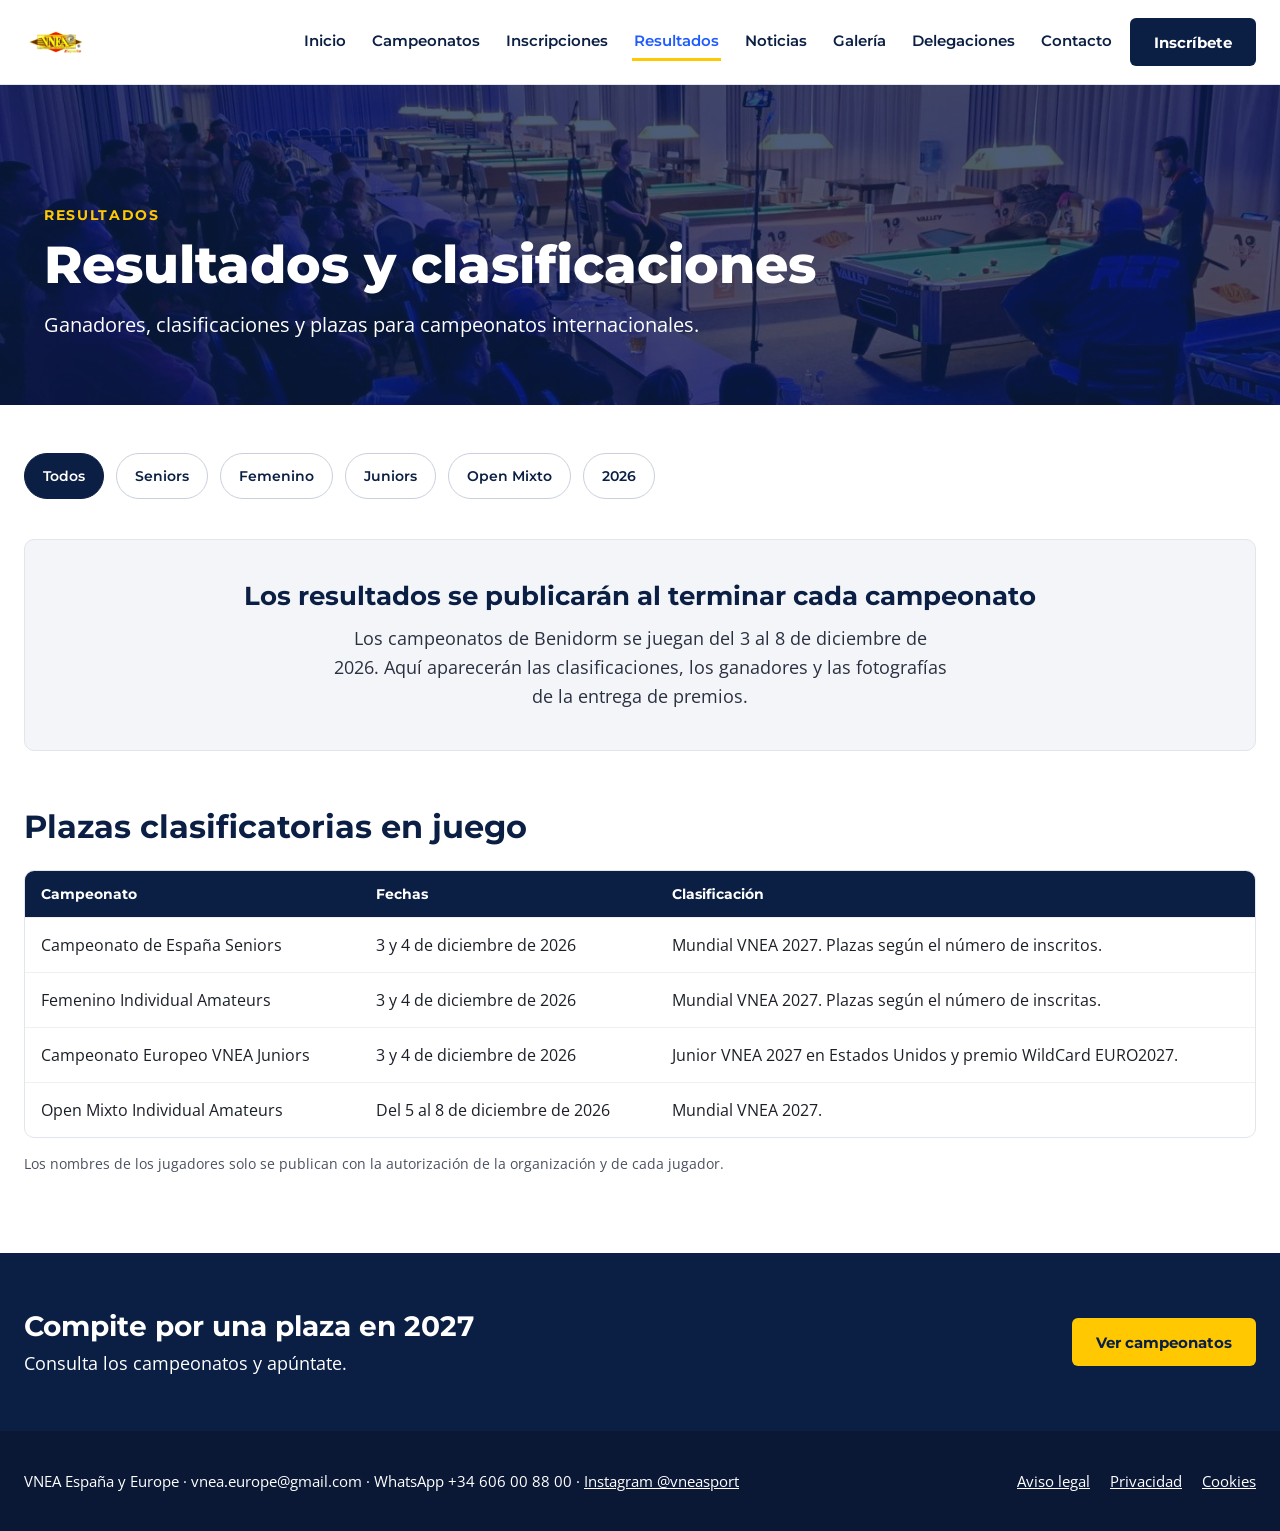
<file: resultados.html>
<!doctype html>
<html lang="es">
<head>
<meta charset="utf-8">
<meta name="viewport" content="width=device-width,initial-scale=1">
<title>Resultados y clasificaciones VNEA</title>

<link rel="preconnect" href="https://fonts.googleapis.com">
<link rel="stylesheet" href="https://fonts.googleapis.com/css2?family=Montserrat:wght@600;700;800&family=Open+Sans:wght@400;600&display=swap">
<style>
body{margin:0;font-family:'Open Sans',system-ui,sans-serif;color:#1B1F27;background:#fff}
a{color:#1F5BFF}a:hover{color:#0B1F44}
.nav a{color:#0B1F44;text-decoration:none;font-family:'Montserrat',sans-serif;font-weight:600;font-size:15px}
.nav a:hover{color:#1F5BFF}
.btn{display:inline-flex;align-items:center;justify-content:center;min-height:48px;padding:0 24px;border-radius:6px;font-family:'Montserrat',sans-serif;font-weight:700;font-size:15px;text-decoration:none;box-sizing:border-box}
.btn-p{background:#0B1F44;color:#fff}.btn-p:hover{background:#1F5BFF;color:#fff}
.card{background:#fff;border:1px solid #E1E5EC;border-radius:10px;overflow:hidden}
.filt{display:inline-flex;align-items:center;min-height:44px;padding:0 18px;border-radius:999px;border:1px solid #C9D0DC;background:#fff;color:#0B1F44;font-family:'Montserrat',sans-serif;font-weight:600;font-size:14px;text-decoration:none}
.filt-on{background:#0B1F44;color:#fff;border-color:#0B1F44}
h1,h2,h3{font-family:'Montserrat',sans-serif;margin:0;color:#0B1F44}
table{border-collapse:collapse;width:100%}
th{text-align:left;font-family:'Montserrat',sans-serif;font-size:14px;color:#fff;background:#0B1F44;padding:14px 16px}
td{padding:16px;font-size:16px;border-top:1px solid #EEF0F5;vertical-align:top}
</style>

<style>
@media (max-width:760px){
h1{font-size:34px!important;line-height:1.1!important}
h2{font-size:26px!important}
section,footer{padding-left:16px!important;padding-right:16px!important}
[style*="grid-template-columns"]{grid-template-columns:1fr!important}
[style*="flex-direction:row"]{flex-direction:column!important}
img{max-width:100%}
table{font-size:14px}
th,td{padding:10px!important}
}
html{scroll-behavior:smooth}
</style>
<link rel="preload" as="image" href="img/sala4-800.jpg" media="(max-width:760px)">
<link rel="preload" as="image" href="img/sala4.jpg" media="(min-width:761px)">
<link rel="stylesheet" href="assets/site.css">
<script defer src="assets/site.js"></script>
</head>
<body>

<a class="skip" href="#contenido">Saltar al contenido</a>
<div style="width:100%;background:#fff">

<header class="site-header">
<div class="site-header__in">
<a class="site-logo" href="index.html" aria-label="VNEA España, inicio"><img src="img/logo-espana.png" alt="VNEA España" width="300" height="300" loading="lazy" decoding="async"></a>
<nav class="nav" id="site-nav" aria-label="Principal">
<a href="index.html">Inicio</a><a href="campeonatos.html">Campeonatos</a><a href="inscripciones.html">Inscripciones</a><a href="resultados.html" aria-current="page">Resultados</a><a href="noticias.html">Noticias</a><a href="galeria.html">Galería</a><a href="delegaciones.html">Delegaciones</a><a href="contacto.html">Contacto</a><a class="nav-cta" href="inscripciones.html">Inscríbete</a>
</nav>
<a class="btn btn-p site-cta" href="inscripciones.html">Inscríbete</a>
<button type="button" class="nav-toggle" aria-label="Abrir menú" aria-expanded="false" aria-controls="site-nav"><span></span><span></span><span></span></button>
</div>
</header>
<div class="nav-backdrop" aria-hidden="true"></div>

<section id="contenido" style="position:relative;min-height:320px;display:flex;align-items:flex-end;background:#0B1F44 url(img/sala4.jpg) center/cover no-repeat">
<div style="position:absolute;inset:0;background:rgba(11,31,68,.72)"></div>
<div style="position:relative;max-width:1240px;margin:0 auto;padding:64px 24px;width:100%;box-sizing:border-box">
<p style="margin:0 0 12px;font-family:'Montserrat',sans-serif;font-weight:700;font-size:14px;letter-spacing:.12em;color:#FFC800">RESULTADOS</p>
<h1 style="color:#fff;font-size:52px;font-weight:800;line-height:1.1">Resultados y clasificaciones</h1>
<p style="margin:16px 0 0;max-width:680px;font-size:20px;line-height:1.6;color:#fff">Ganadores, clasificaciones y plazas para campeonatos internacionales.</p>
</div>
</section>

<section style="padding:48px 24px 16px">
<div style="max-width:1240px;margin:0 auto;display:flex;flex-wrap:wrap;gap:12px" role="group" aria-label="Filtrar resultados">
<a class="filt filt-on" href="resultados.html">Todos</a>
<a class="filt" href="resultados.html">Seniors</a>
<a class="filt" href="resultados.html">Femenino</a>
<a class="filt" href="resultados.html">Juniors</a>
<a class="filt" href="resultados.html">Open Mixto</a>
<a class="filt" href="resultados.html">2026</a>
</div>
</section>

<section style="padding:24px 24px 56px">
<div style="max-width:1240px;margin:0 auto">
<div class="card" style="padding:40px;text-align:center;background:#F3F5F8">
<h2 style="font-size:26px;font-weight:700">Los resultados se publicarán al terminar cada campeonato</h2>
<p style="margin:12px auto 0;max-width:620px;font-size:18px;line-height:1.6;color:#2A3040">Los campeonatos de Benidorm se juegan del 3 al 8 de diciembre de 2026. Aquí aparecerán las clasificaciones, los ganadores y las fotografías de la entrega de premios.</p>
</div>
</div>
</section>

<section style="padding:0 24px 80px">
<div style="max-width:1240px;margin:0 auto">
<h2 style="font-size:32px;font-weight:700;margin-bottom:24px">Plazas clasificatorias en juego</h2>
<div class="card">
<table>
<thead><tr><th scope="col">Campeonato</th><th scope="col">Fechas</th><th scope="col">Clasificación</th></tr></thead>
<tbody>
<tr><td>Campeonato de España Seniors</td><td>3 y 4 de diciembre de 2026</td><td>Mundial VNEA 2027. Plazas según el número de inscritos.</td></tr>
<tr><td>Femenino Individual Amateurs</td><td>3 y 4 de diciembre de 2026</td><td>Mundial VNEA 2027. Plazas según el número de inscritas.</td></tr>
<tr><td>Campeonato Europeo VNEA Juniors</td><td>3 y 4 de diciembre de 2026</td><td>Junior VNEA 2027 en Estados Unidos y premio WildCard EURO2027.</td></tr>
<tr><td>Open Mixto Individual Amateurs</td><td>Del 5 al 8 de diciembre de 2026</td><td>Mundial VNEA 2027.</td></tr>
</tbody>
</table>
</div>
<p style="margin:16px 0 0;font-size:14px;color:#4A5160">Los nombres de los jugadores solo se publican con la autorización de la organización y de cada jugador.</p>
</div>
</section>

<section style="padding:56px 24px;background:#0B1F44">
<div style="max-width:1240px;margin:0 auto;display:flex;flex-wrap:wrap;gap:24px;align-items:center;justify-content:space-between">
<div style="flex:1 1 480px"><h2 style="color:#fff;font-size:28px;font-weight:700">Compite por una plaza en 2027</h2><p style="margin:8px 0 0;font-size:18px;color:#fff">Consulta los campeonatos y apúntate.</p></div>
<a class="btn" style="background:#FFC800;color:#0B1F44" href="campeonatos.html">Ver campeonatos</a>
</div>
</section>

<footer style="background:#0A1836;color:#fff;padding:40px 24px">
<div style="max-width:1240px;margin:0 auto;display:flex;flex-wrap:wrap;gap:16px 32px;justify-content:space-between;font-size:15px">
<span>VNEA España y Europe · vnea.europe@gmail.com · WhatsApp +34 606 00 88 00 · <a href="https://www.instagram.com/vneasport/" style="color:#fff">Instagram @vneasport</a></span>
<span style="display:flex;gap:20px"><a href="index.html" style="color:#fff">Aviso legal</a><a href="index.html" style="color:#fff">Privacidad</a><a href="index.html" style="color:#fff">Cookies</a></span>
</div>
</footer>

</div>


</body>
</html>
</file>
<file: assets/site.css>
/* VNEA · estilos compartidos: cabecera responsive, cuenta atrás, galería y visor */
:root{--navy:#0B1F44;--blue:#1F5BFF;--yellow:#FFC800;--line:#E1E5EC}
img{width:auto;height:auto;max-width:100%}
:focus-visible{outline:3px solid var(--blue);outline-offset:2px}
.skip{position:absolute;left:-9999px;top:8px;z-index:100;background:var(--yellow);color:var(--navy);padding:10px 16px;border-radius:6px;font-weight:700;text-decoration:none}
.skip:focus{left:8px}

/* ---------- Cabecera ---------- */
.site-header{position:sticky;top:0;z-index:50;background:#fff;border-bottom:1px solid var(--line)}
.site-header__in{max-width:1240px;margin:0 auto;padding:10px 24px;display:flex;align-items:center;gap:16px}
.site-logo{display:block;flex:none;line-height:0}
.site-logo img{height:64px;width:auto;display:block}
.site-header .nav{display:flex;align-items:center;gap:6px 22px;margin-left:auto}
.site-header .nav a{color:var(--navy);text-decoration:none;font-family:'Montserrat',sans-serif;font-weight:600;font-size:15px;padding:8px 2px;border-bottom:3px solid transparent;transition:color .2s,border-color .2s}
.site-header .nav a:hover{color:var(--blue)}
.site-header .nav a[aria-current="page"]{color:var(--blue);border-bottom-color:var(--yellow)}
.site-header .nav .nav-cta{display:none}
.site-cta{flex:none}
.nav-toggle{display:none;flex:none;width:48px;height:48px;border:1px solid #C9D0DC;border-radius:8px;background:#fff;padding:0;cursor:pointer;align-items:center;justify-content:center;flex-direction:column;gap:5px}
.nav-toggle span{display:block;width:22px;height:2px;background:var(--navy);border-radius:2px;transition:transform .25s,opacity .2s}
.nav-toggle[aria-expanded="true"]{background:var(--navy);border-color:var(--navy)}
.nav-toggle[aria-expanded="true"] span{background:#fff}
.nav-toggle[aria-expanded="true"] span:nth-child(1){transform:translateY(7px) rotate(45deg)}
.nav-toggle[aria-expanded="true"] span:nth-child(2){opacity:0}
.nav-toggle[aria-expanded="true"] span:nth-child(3){transform:translateY(-7px) rotate(-45deg)}
.nav-backdrop{display:none}

@media (max-width:1100px){
  .site-header__in{padding:8px 16px;gap:10px}
  .site-logo img{height:52px}
  .site-cta{margin-left:auto}
  .nav-toggle{display:flex}
  .site-header .nav{position:absolute;top:100%;left:0;right:0;margin:0;flex-direction:column;align-items:stretch;gap:0;padding:8px 16px 20px;background:#fff;border-bottom:4px solid var(--yellow);box-shadow:0 18px 30px rgba(11,31,68,.18);max-height:calc(100vh - 70px);max-height:calc(100dvh - 70px);overflow-y:auto;opacity:0;visibility:hidden;transform:translateY(-8px);transition:opacity .22s,transform .22s,visibility 0s .22s;z-index:60}
  .site-header.is-open .nav{opacity:1;visibility:visible;transform:none;transition:opacity .22s,transform .22s}
  .site-header .nav a{display:flex;align-items:center;min-height:52px;padding:0 8px;font-size:17px;border-bottom:1px solid #EEF0F5;border-left:4px solid transparent}
  .site-header .nav a[aria-current="page"]{border-left-color:var(--yellow);background:#F3F5F8;border-bottom-color:#EEF0F5}
  .nav-backdrop{display:block;position:fixed;inset:0;z-index:40;background:rgba(11,31,68,.5);opacity:0;visibility:hidden;transition:opacity .22s,visibility 0s .22s}
  .site-header.is-open ~ .nav-backdrop{opacity:1;visibility:visible;transition:opacity .22s}
  body.nav-lock{overflow:hidden}
}
@media (max-width:480px){
  .site-cta{display:none}
  .nav-toggle{margin-left:auto}
  .site-header .nav .nav-cta{display:flex;margin-top:14px;background:var(--navy);color:#fff!important;justify-content:center;border-radius:6px;border:0!important;font-weight:700}
}
@media (prefers-reduced-motion:reduce){
  .site-header .nav,.nav-backdrop,.nav-toggle span,.site-header .nav a{transition:none!important}
}

/* ---------- Cuenta atrás ---------- */
.cd{margin:0 0 40px;max-width:860px;padding:clamp(16px,3vw,28px);border-radius:18px;background:linear-gradient(160deg,rgba(11,31,68,.9),rgba(11,31,68,.72));border:1px solid rgba(255,255,255,.22);border-top:5px solid var(--yellow);box-shadow:0 24px 60px rgba(0,0,0,.35);backdrop-filter:blur(6px)}
.cd__kicker{margin:0;font-family:'Montserrat',sans-serif;font-weight:700;font-size:clamp(12px,2.6vw,14px);letter-spacing:.14em;color:var(--yellow)}
.cd__title{margin:6px 0 clamp(14px,3vw,22px);font-family:'Montserrat',sans-serif;font-weight:800;font-size:clamp(20px,4.2vw,32px);line-height:1.15;color:#fff}
.cd__grid{display:grid;grid-template-columns:repeat(4,minmax(0,1fr));gap:clamp(6px,1.6vw,16px)}
.cd__box{position:relative;padding:clamp(12px,2.4vw,22px) 4px clamp(10px,2vw,16px);border-radius:12px;background:rgba(255,255,255,.08);border:1px solid rgba(255,255,255,.2);text-align:center;overflow:hidden}
.cd__box::after{content:"";position:absolute;left:0;right:0;top:50%;height:1px;background:rgba(255,255,255,.12)}
.cd__num{position:relative;z-index:1;display:block;font-family:'Montserrat',sans-serif;font-weight:800;font-size:clamp(34px,9.2vw,88px);line-height:1;color:#fff;font-variant-numeric:tabular-nums;letter-spacing:-.02em}
.cd__box--s .cd__num{color:var(--yellow)}
.cd__lbl{position:relative;z-index:1;display:block;margin-top:clamp(6px,1.4vw,12px);font-size:clamp(10px,2.4vw,14px);font-weight:700;letter-spacing:.12em;color:#C9D6F2}
.cd__end{margin:0;font-family:'Montserrat',sans-serif;font-weight:800;font-size:clamp(24px,5vw,40px);line-height:1.2;color:var(--yellow)}
.cd__end[hidden],.cd__grid[hidden]{display:none}
.cd__date{margin:14px 0 0;font-size:clamp(13px,2.6vw,16px);color:#fff}

/* ---------- Galería ---------- */
.gal-grid{display:grid;grid-template-columns:repeat(auto-fill,minmax(min(100%,280px),1fr));gap:16px;list-style:none;margin:0;padding:0}
.gal-item{margin:0;padding:0}
.gal-btn{display:block;position:relative;width:100%;padding:0;border:0;border-radius:10px;overflow:hidden;background:#E1E5EC;cursor:zoom-in;aspect-ratio:4/3}
.gal-btn img{width:100%;height:100%;object-fit:cover;display:block;transition:transform .35s}
.gal-btn:hover img,.gal-btn:focus-visible img{transform:scale(1.05)}
.gal-btn::after{content:"Ampliar";position:absolute;right:10px;bottom:10px;padding:6px 12px;border-radius:999px;background:var(--navy);color:#fff;font:700 13px 'Montserrat',sans-serif;opacity:0;transition:opacity .2s}
.gal-btn:hover::after,.gal-btn:focus-visible::after{opacity:1}
@media (hover:none){.gal-btn::after{opacity:1}}
.gal-cap{margin:8px 2px 0;font-size:14px;color:#4A5160}
.gal-empty{padding:40px;border:2px dashed #C9D0DC;border-radius:12px;text-align:center;color:#4A5160;font-size:17px}

/* ---------- Visor (lightbox) ---------- */
.lb{position:fixed;inset:0;z-index:200;display:flex;flex-direction:column;align-items:center;justify-content:center;background:rgba(5,12,28,.94);padding:56px 12px 16px}
.lb[hidden]{display:none}
.lb__fig{margin:0;max-width:min(1200px,100%);width:100%;display:flex;flex-direction:column;align-items:center;gap:12px}
.lb__img{max-width:100%;max-height:calc(100vh - 160px);max-height:calc(100dvh - 160px);width:auto;height:auto;object-fit:contain;border-radius:6px;background:#10224a}
.lb__cap{color:#fff;font-size:16px;text-align:center;min-height:24px}
.lb__count{color:#C9D6F2;font-size:14px}
.lb__btn{position:absolute;display:flex;align-items:center;justify-content:center;width:52px;height:52px;border:2px solid rgba(255,255,255,.5);border-radius:50%;background:rgba(11,31,68,.9);color:#fff;font-size:26px;line-height:1;cursor:pointer}
.lb__btn:hover{background:var(--blue);border-color:#fff}
.lb__close{top:8px;right:8px}
.lb__prev,.lb__next{top:50%;transform:translateY(-50%)}
.lb__prev{left:8px}.lb__next{right:8px}
.lb__err{color:#fff;padding:40px;text-align:center}
@media (max-width:640px){
  .lb{padding:64px 0 12px}
  .lb__prev,.lb__next{top:auto;bottom:10px;transform:none}
  .lb__prev{left:12px}.lb__next{right:12px}
  .lb__fig{padding-bottom:56px}
  .lb__img{border-radius:0}
}
@media (prefers-reduced-motion:reduce){.gal-btn img{transition:none}}

.gal-link{text-decoration:none;cursor:pointer}
.gal-link::after{content:"Ver galería"}
@media (max-width:760px){
  section[style*="img/hero.jpg"]{background-image:url(../img/hero-800.jpg)!important}
  section[style*="img/sala2.jpg"]{background-image:url(../img/sala2-800.jpg)!important}
  section[style*="img/sala3.jpg"]{background-image:url(../img/sala3-800.jpg)!important}
  section[style*="img/sala4.jpg"]{background-image:url(../img/sala4-800.jpg)!important}
  section[style*="img/sala5.jpg"]{background-image:url(../img/sala5-800.jpg)!important}
}
@media (max-width:480px){
  .cd__lbl{font-size:9px;letter-spacing:.04em}
}
@media (max-width:340px){
  .cd__lbl{font-size:8px;letter-spacing:0}
  .cd__box{padding-left:2px;padding-right:2px}
}

/* Mascota Charlie */
.about-media{position:relative;padding-bottom:36px}
.about-mascot{position:absolute;right:14px;bottom:0;z-index:2;width:clamp(120px,32%,230px);filter:drop-shadow(0 8px 14px rgba(11,31,68,.35));transform:rotate(-4deg);transition:transform .3s}
.about-media:hover .about-mascot{transform:rotate(2deg) scale(1.04)}
@media (prefers-reduced-motion:reduce){.about-mascot{transition:none}}
</file>
